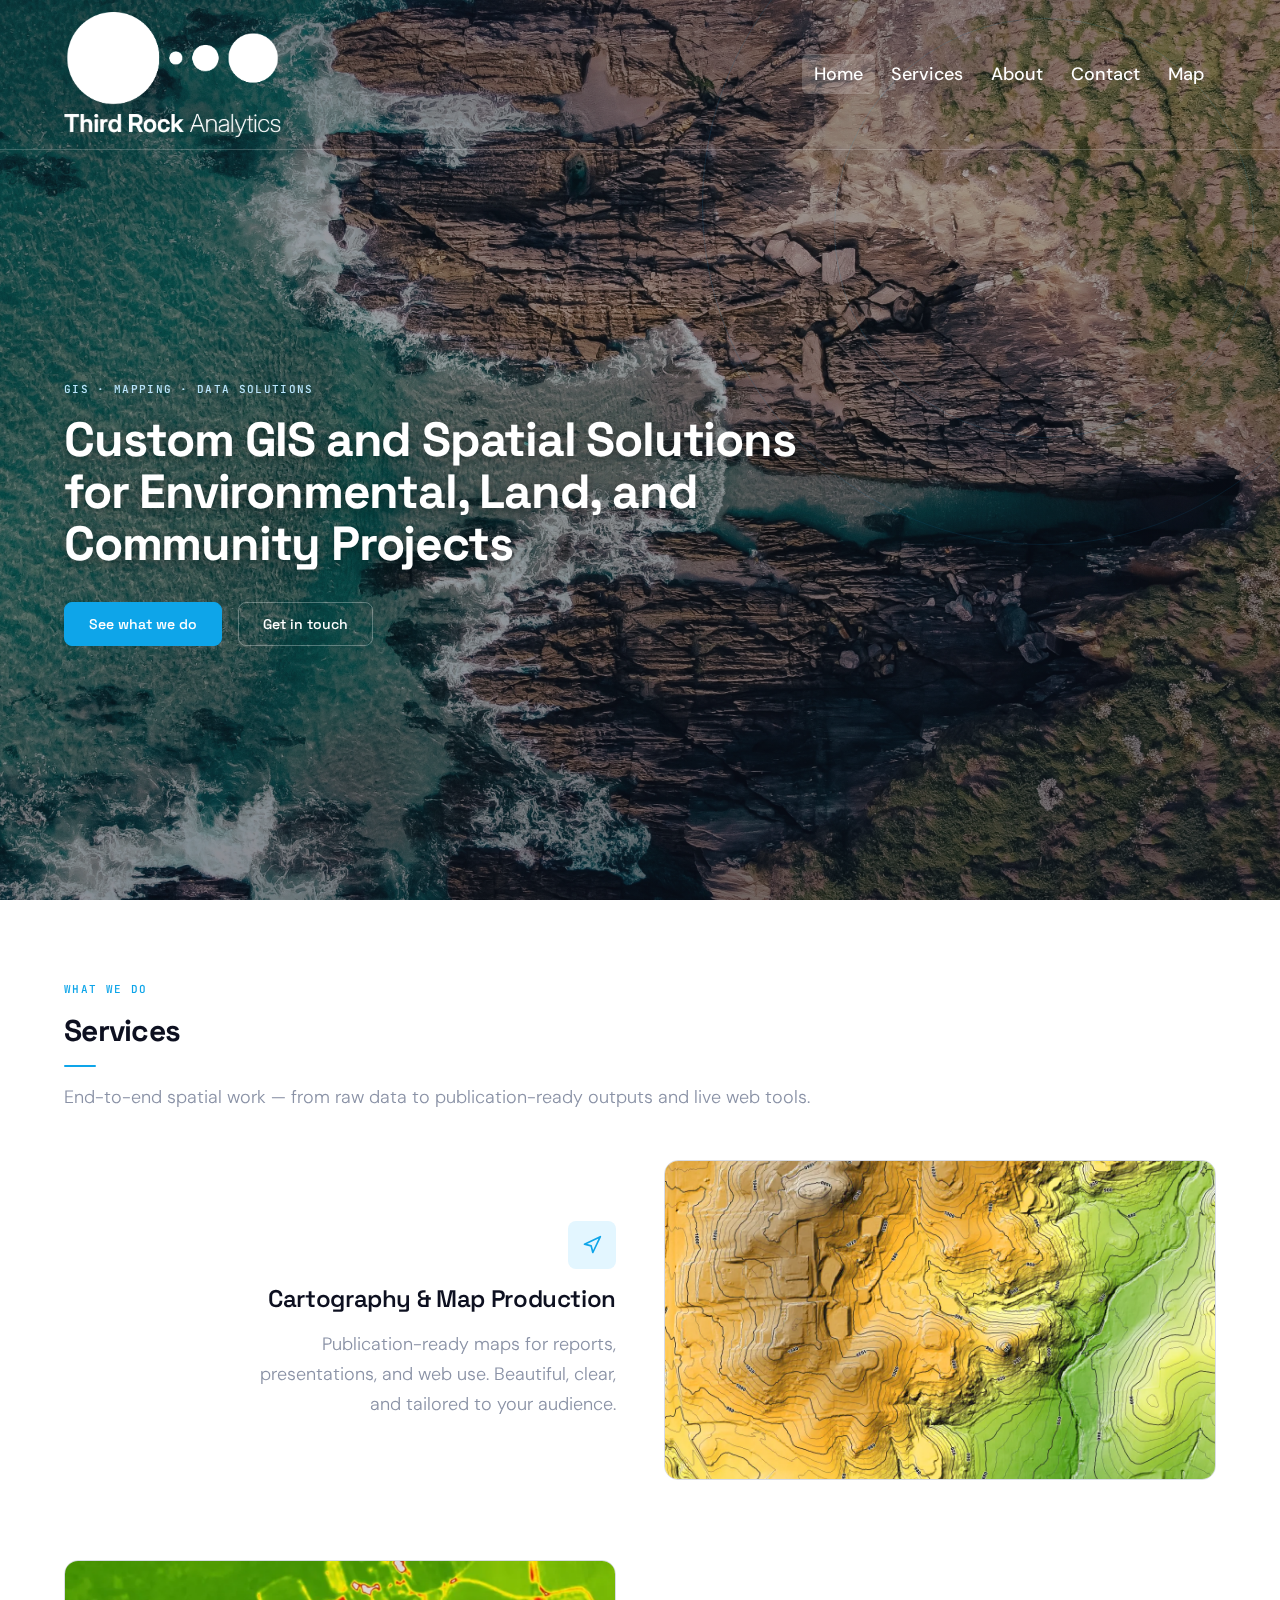
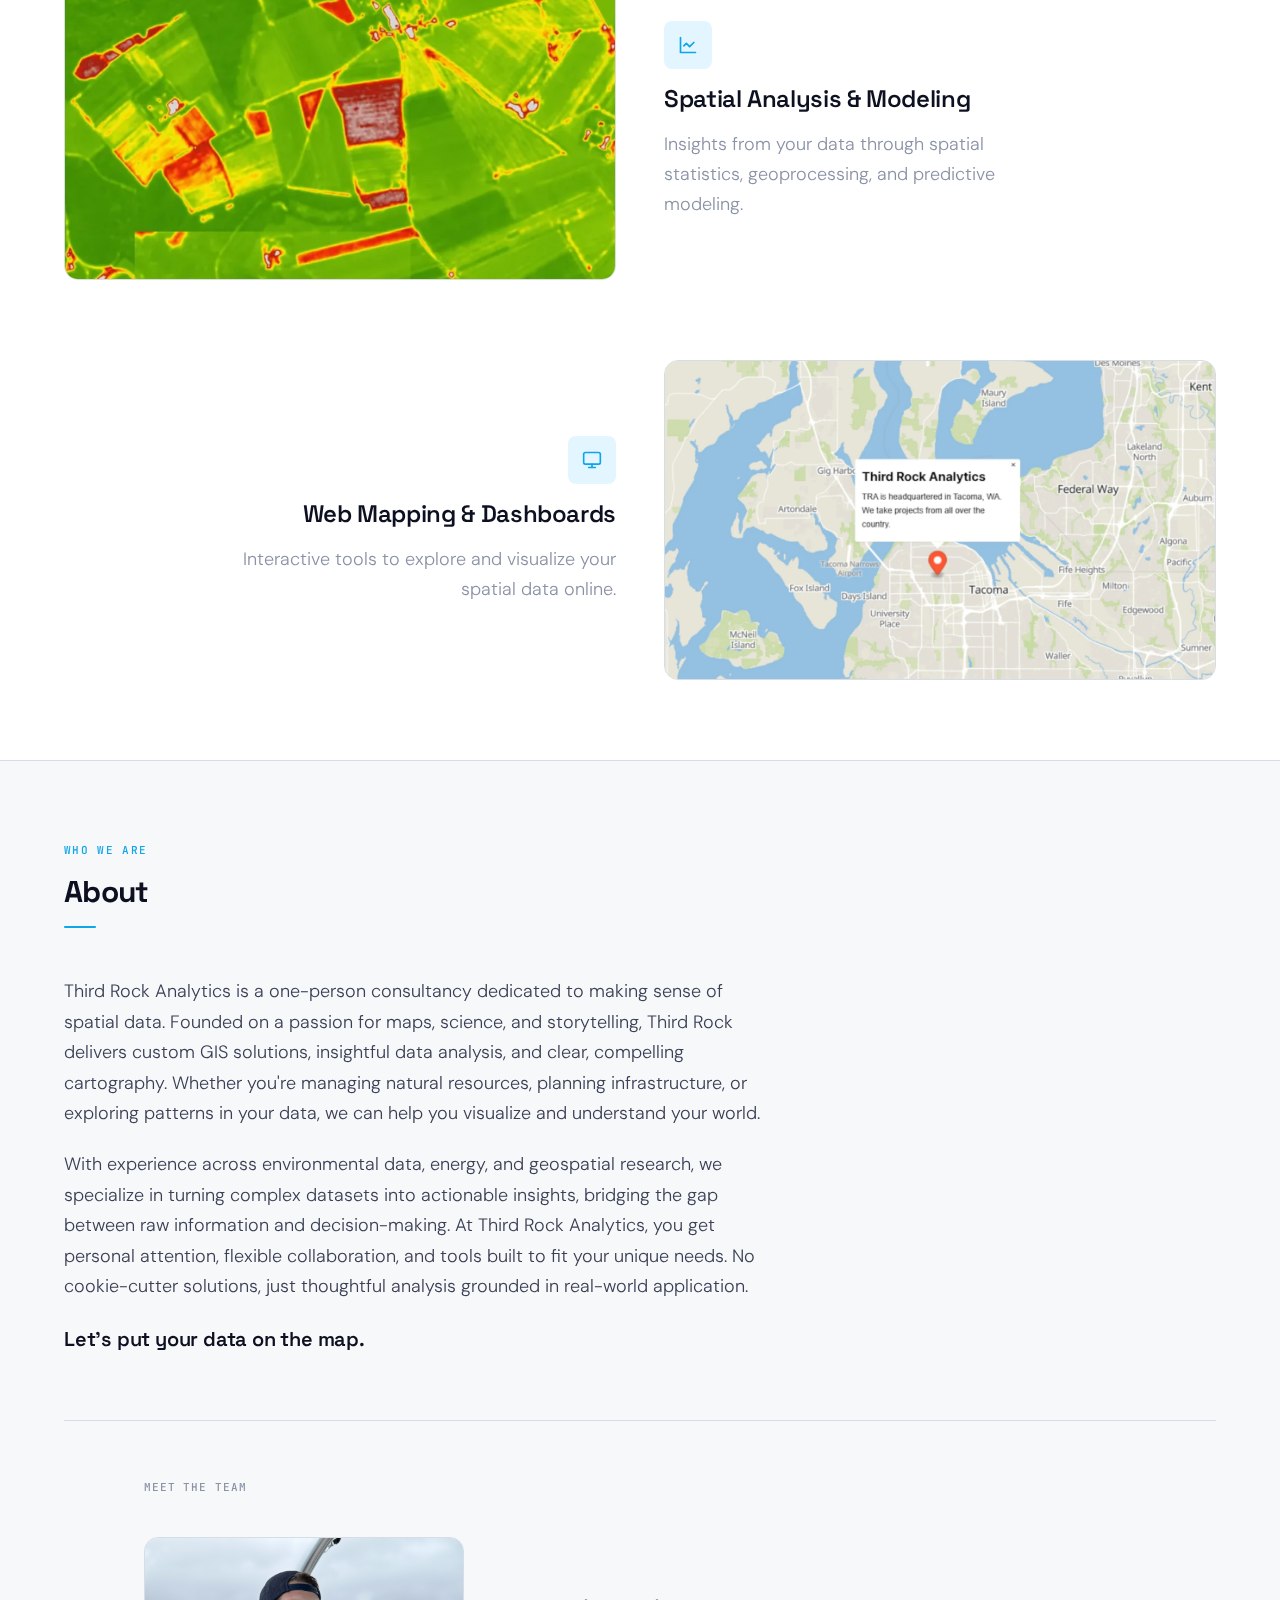
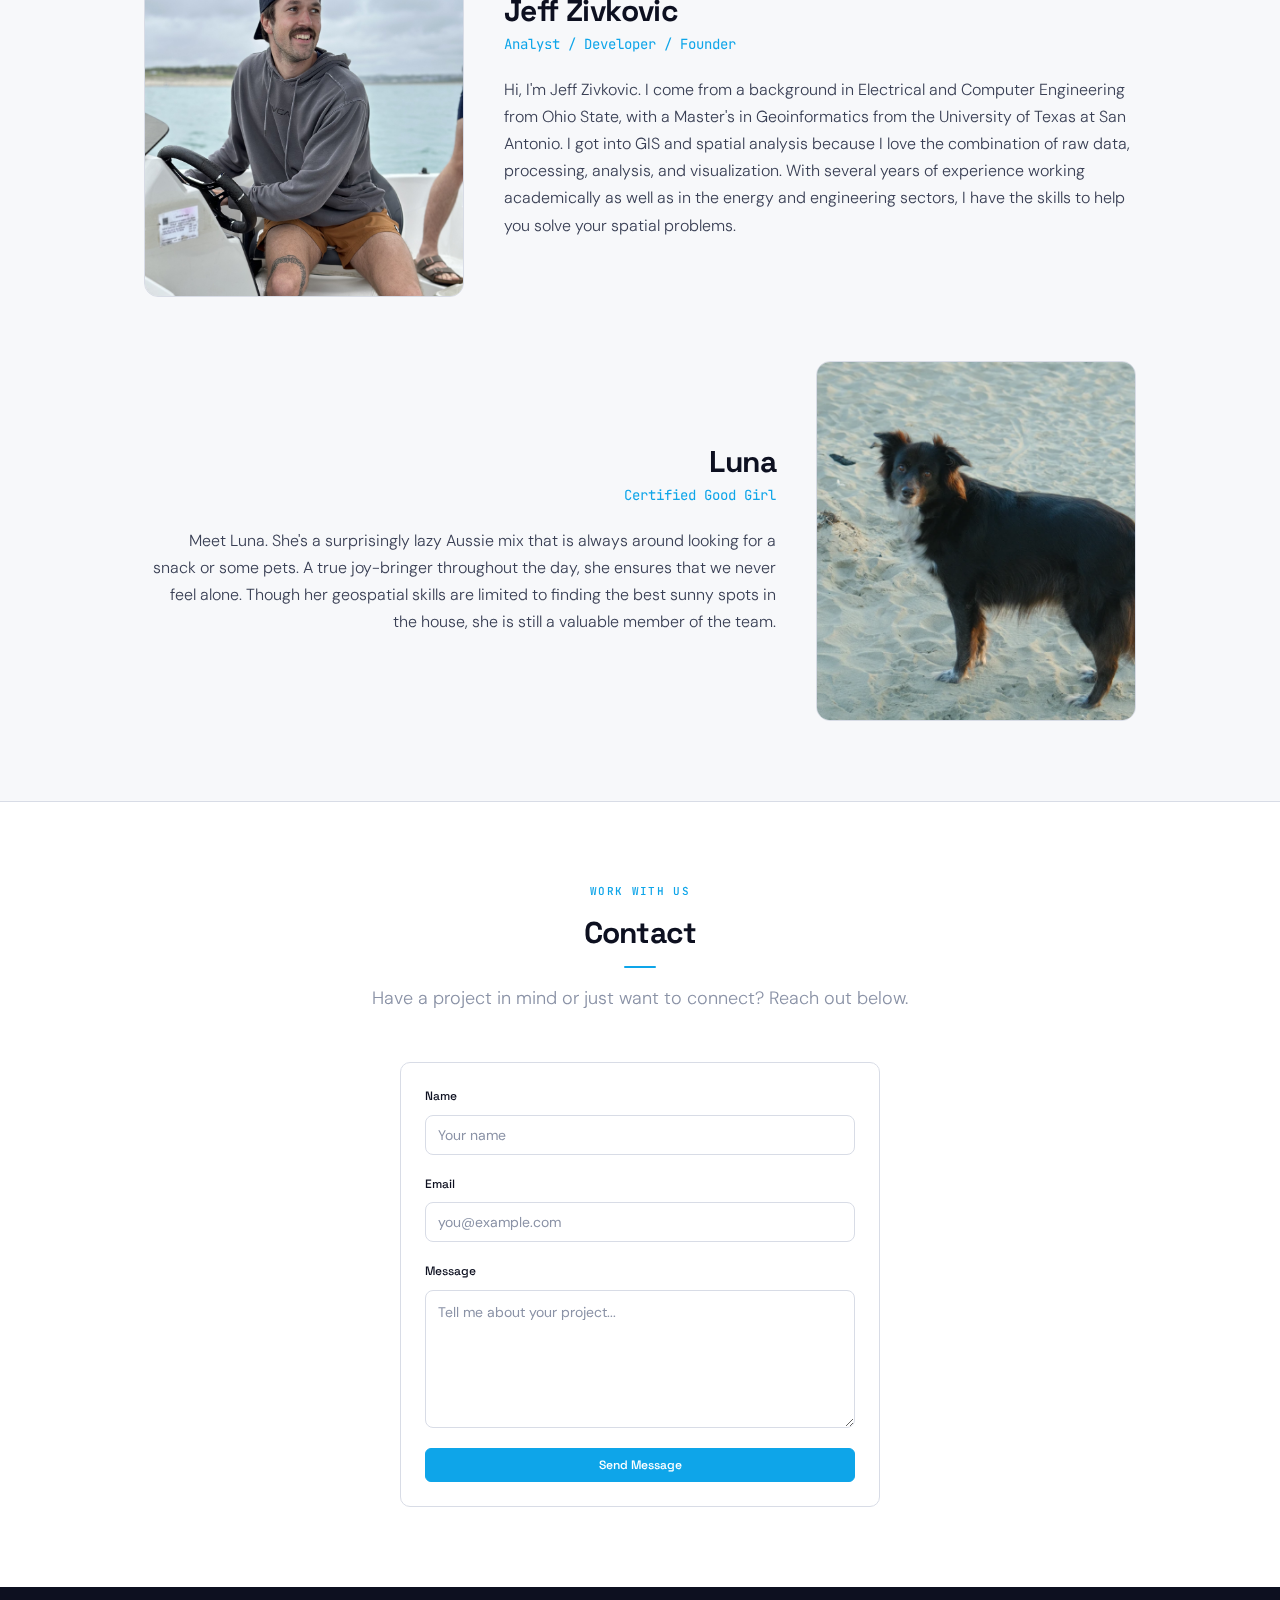
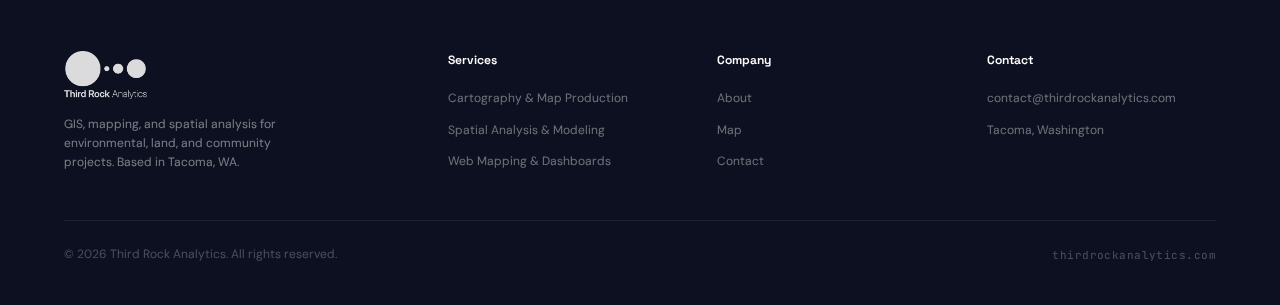
<file: index.html>
<!doctype html>
<html lang="en">
  <head>
    <meta charset="UTF-8" />
    <meta name="viewport" content="width=device-width, initial-scale=1.0" />

    <title>Third Rock Analytics</title>

    <!-- SEO Meta Tags -->
    <meta
      name="description"
      content="Third Rock Analytics offers expert GIS development, spatial analysis, and cartographic solutions for environmental and land-focused projects."
    />
    <meta name="author" content="Jeff Zivkovic" />
    <meta
      name="keywords"
      content="GIS, mapping, spatial data, web mapping, cartography, geospatial, environmental data, geoinformatics, Third Rock Analytics, GIS consulting, Tacoma, Washington"
    />

    <!-- Open Graph -->
    <meta property="og:title"       content="Third Rock Analytics - GIS, Mapping & Data Solutions" />
    <meta property="og:description" content="Custom GIS and mapping services to help you visualize and understand your data." />
    <meta property="og:image"       content="https://thirdrockanalytics.com/media/Color%20Logo_Text_No%20BG.png" />
    <meta property="og:url"         content="https://thirdrockanalytics.com/" />
    <meta property="og:type"        content="website" />

    <!-- Twitter Card -->
    <meta name="twitter:card"        content="summary_large_image" />
    <meta name="twitter:title"       content="Third Rock Analytics - GIS, Mapping & Data Solutions" />
    <meta name="twitter:description" content="Custom GIS and mapping services to help you visualize and understand your data." />
    <meta name="twitter:image"       content="https://thirdrockanalytics.com/media/Color%20Logo_Text_White%20BG.png" />

    <!-- Favicon -->
    <link rel="icon" type="image/x-icon" href="/media/Favicon.png" />

    <!-- Google Fonts — brand typefaces -->
    <link rel="preconnect" href="https://fonts.googleapis.com" />
    <link rel="preconnect" href="https://fonts.gstatic.com" crossorigin />
    <link
      href="https://fonts.googleapis.com/css2?family=DM+Sans:ital,opsz,wght@0,9..40,300;0,9..40,400;0,9..40,500;1,9..40,400&family=Space+Grotesk:wght@400;500;600;700&family=JetBrains+Mono:wght@400;500&display=swap"
      rel="stylesheet"
    />

    <!-- Brand base styles, then page-specific overrides -->
    <link rel="stylesheet" href="/css/third-rock.css" />
    <link rel="stylesheet" href="/css/index2.css" />
    <link rel="stylesheet" href="/css/dots.css" />
  </head>

  <body>

    <!-- ── HEADER ─────────────────────────────────────────────────────── -->
    <header class="site-header" id="header">
      <div class="container">
        <div class="site-header__inner">

          <a href="#home" class="nav-logo" aria-label="Third Rock Analytics home">
            <img
              class="nav-logo-img"
              src="/media/Color Logo_Text_No BG.png"
              alt="Third Rock Analytics"
            />
          </a>

          <nav role="navigation" aria-label="Main navigation">
            <ul class="nav-links">
              <li><a href="#home"     class="nav-link active">Home</a></li>
              <li><a href="#services" class="nav-link">Services</a></li>
              <li><a href="#about"    class="nav-link">About</a></li>
              <li><a href="#contact"  class="nav-link">Contact</a></li>
              <li><a href="/map.html" class="nav-link">Map</a></li>
            </ul>
          </nav>

        </div>
      </div>
    </header>


    <!-- ── HERO ──────────────────────────────────────────────────────── -->
    <section class="page-hero" id="home" role="banner">
      <div class="page-hero__overlay" aria-hidden="true"></div>
      <div class="container page-hero__content">
        <p class="eyebrow page-hero__eyebrow">GIS · Mapping · Data Solutions</p>
        <h1 class="page-hero__title">
          Custom GIS and Spatial Solutions for Environmental, Land, and
          Community Projects
        </h1>
        <div class="page-hero__actions">
          <a href="#services" class="btn btn-primary btn-lg">See what we do</a>
          <a href="#contact"  class="btn btn-ghost-white btn-lg">Get in touch</a>
        </div>
      </div>
    </section>


    <!-- ── MAIN CONTENT ───────────────────────────────────────────────── -->
    <main id="main-content">

      <!-- Services ─────────────────────────────────────────────────── -->
      <section class="section" id="services">
        <div class="container">

          <div class="section-header">
            <p class="eyebrow">What we do</p>
            <h2 class="section-title">Services</h2>
            <div class="section-rule"></div>
            <p class="section-desc">
              End-to-end spatial work — from raw data to publication-ready
              outputs and live web tools.
            </p>
          </div>

          <div class="services-list">

            <article class="service-row">
              <div class="service-row__content reverse">
                <div class="icon-chip" aria-hidden="true">
                  <svg viewBox="0 0 24 24" fill="none" stroke="currentColor" stroke-width="2"
                       stroke-linecap="round" stroke-linejoin="round">
                    <polygon points="3 11 22 2 13 21 11 13 3 11"/>
                  </svg>
                </div>
                <h3 class="service-row__title">Cartography &amp; Map Production</h3>
                <p class="service-row__desc align-right">
                  Publication-ready maps for reports, presentations, and web use.
                  Beautiful, clear, and tailored to your audience.
                </p>
              </div>
              <div class="service-row__media">
                <img
                  src="./media/elevation.webp"
                  alt="Elevation map with contour lines and hillshade."
                  loading="lazy"
                />
              </div>
            </article>

            <article class="service-row service-row--reverse">
              <div class="service-row__content">
                <div class="icon-chip" aria-hidden="true">
                  <svg viewBox="0 0 24 24" fill="none" stroke="currentColor" stroke-width="2"
                       stroke-linecap="round" stroke-linejoin="round">
                    <path d="M3 3v18h18"/><path d="m19 9-5 5-4-4-3 3"/>
                  </svg>
                </div>
                <h3 class="service-row__title">Spatial Analysis &amp; Modeling</h3>
                <p class="service-row__desc">
                  Insights from your data through spatial statistics,
                  geoprocessing, and predictive modeling.
                </p>
              </div>
              <div class="service-row__media">
                <img
                  src="./media/ndvi.webp"
                  alt="Raster imagery showing NDVI values."
                  loading="lazy"
                />
              </div>
            </article>

            <article class="service-row">
              <div class="service-row__content reverse">
                <div class="icon-chip" aria-hidden="true">
                  <svg viewBox="0 0 24 24" fill="none" stroke="currentColor" stroke-width="2"
                       stroke-linecap="round" stroke-linejoin="round">
                    <rect x="2" y="3" width="20" height="14" rx="2"/>
                    <path d="M8 21h8M12 17v4"/>
                  </svg>
                </div>
                <h3 class="service-row__title">Web Mapping &amp; Dashboards</h3>
                <p class="service-row__desc align-right">
                  Interactive tools to explore and visualize your spatial data
                  online.
                </p>
              </div>
              <div class="service-row__media">
                <img
                  src="./media/webmap.webp"
                  alt="Example web map with popup."
                  loading="lazy"
                />
              </div>
            </article>

          </div>
        </div>
      </section>


      <!-- About ────────────────────────────────────────────────────── -->
      <section class="section bg-surface" id="about">
        <div class="container">

          <div class="section-header">
            <p class="eyebrow">Who we are</p>
            <h2 class="section-title">About</h2>
            <div class="section-rule"></div>
          </div>

          <div class="about-body">
            <p>
              Third Rock Analytics is a one-person consultancy dedicated to making
              sense of spatial data. Founded on a passion for maps, science, and
              storytelling, Third Rock delivers custom GIS solutions, insightful
              data analysis, and clear, compelling cartography. Whether you're
              managing natural resources, planning infrastructure, or exploring
              patterns in your data, we can help you visualize and understand your world.
            </p>
            <p>
              With experience across environmental data, energy, and geospatial
              research, we specialize in turning complex datasets into actionable
              insights, bridging the gap between raw information and
              decision-making. At Third Rock Analytics, you get personal
              attention, flexible collaboration, and tools built to fit your
              unique needs. No cookie-cutter solutions, just thoughtful analysis
              grounded in real-world application.
            </p>
            <p class="about-body__tagline">Let's put your data on the map.</p>
          </div>

          <!-- Team -->
          <div class="team-section">
            <h3 class="team-section__title">
              <span class="label">Meet the team</span>
            </h3>

            <div class="team-list">

              <article class="team-card">
                <div class="team-card__media">
                  <img
                    src="./media/Jeff.jpg"
                    alt="Jeff Zivkovic, Analyst/Developer/Founder"
                    loading="lazy"
                  />
                </div>
                <div class="team-card__content">
                  <h4 class="team-card__name">Jeff Zivkovic</h4>
                  <p class="team-card__role mono">Analyst / Developer / Founder</p>
                  <p class="team-card__bio">
                    Hi, I'm Jeff Zivkovic. I come from a background in Electrical
                    and Computer Engineering from Ohio State, with a Master's in
                    Geoinformatics from the University of Texas at San Antonio. I
                    got into GIS and spatial analysis because I love the
                    combination of raw data, processing, analysis, and
                    visualization. With several years of experience working
                    academically as well as in the energy and engineering sectors,
                    I have the skills to help you solve your spatial problems.
                  </p>
                </div>
              </article>

              <article class="team-card team-card--reverse">
                <div class="team-card__media">
                  <img
                    src="./media/luna.webp"
                    alt="Luna, Certified Good Girl"
                    loading="lazy"
                  />
                </div>
                <div class="team-card__content">
                  <h4 class="team-card__name align-right">Luna</h4>
                  <p class="team-card__role mono align-right">Certified Good Girl</p>
                  <p class="team-card__bio align-right">
                    Meet Luna. She's a surprisingly lazy Aussie mix that is always
                    around looking for a snack or some pets. A true joy-bringer
                    throughout the day, she ensures that we never feel alone.
                    Though her geospatial skills are limited to finding the best
                    sunny spots in the house, she is still a valuable member of
                    the team.
                  </p>
                </div>
              </article>

            </div>
          </div>

        </div>
      </section>


      <!-- Contact ──────────────────────────────────────────────────── -->
      <section class="section" id="contact">
        <div class="container">

          <div class="section-header section-header-centered">
            <p class="eyebrow">Work with us</p>
            <h2 class="section-title">Contact</h2>
            <div class="section-rule" style="margin: var(--space-4) auto;"></div>
            <p class="section-desc">
              Have a project in mind or just want to connect? Reach out below.
            </p>
          </div>

          <div class="contact-wrap">
            <form
              class="contact-form card"
              action="https://formsubmit.co/615cec5bd5c20980e87217904e704bb9"
              method="POST"
              novalidate
            >
              <div class="field">
                <label for="name" class="field-label">Name</label>
                <input
                  type="text"
                  id="name"
                  name="name"
                  class="input"
                  placeholder="Your name"
                  required
                  aria-describedby="name-error"
                />
              </div>

              <div class="field">
                <label for="email" class="field-label">Email</label>
                <input
                  type="email"
                  id="email"
                  name="email"
                  class="input"
                  placeholder="you@example.com"
                  required
                  aria-describedby="email-error"
                />
              </div>

              <div class="field">
                <label for="message" class="field-label">Message</label>
                <textarea
                  id="message"
                  name="message"
                  rows="5"
                  class="textarea"
                  placeholder="Tell me about your project..."
                  required
                  aria-describedby="message-error"
                ></textarea>
              </div>

              <button type="submit" class="btn btn-primary w-full">
                Send Message
              </button>
            </form>
          </div>

        </div>
      </section>

    </main>


    <!-- ── FOOTER ─────────────────────────────────────────────────────── -->
    <footer class="footer">
      <div class="container">
        <div class="footer-inner">

          <div class="footer-brand">
            <a href="#home" class="footer-logo" aria-label="Third Rock Analytics home">
              <img
                class="footer-logo-img"
                src="/media/Color Logo_Text_No BG.png"
                alt="Third Rock Analytics"
              />
            </a>
            <p class="footer-tagline">
              GIS, mapping, and spatial analysis for environmental, land, and
              community projects. Based in Tacoma, WA.
            </p>
          </div>

          <div>
            <p class="footer-col-title">Services</p>
            <ul class="footer-links">
              <li><a href="#services" class="footer-link">Cartography &amp; Map Production</a></li>
              <li><a href="#services" class="footer-link">Spatial Analysis &amp; Modeling</a></li>
              <li><a href="#services" class="footer-link">Web Mapping &amp; Dashboards</a></li>
            </ul>
          </div>

          <div>
            <p class="footer-col-title">Company</p>
            <ul class="footer-links">
              <li><a href="#about"   class="footer-link">About</a></li>
              <li><a href="/map.html" class="footer-link">Map</a></li>
              <li><a href="#contact" class="footer-link">Contact</a></li>
            </ul>
          </div>

          <div>
            <p class="footer-col-title">Contact</p>
            <ul class="footer-links">
              <li>
                <a href="mailto:contact@thirdrockanalytics.com" class="footer-link">
                  contact@thirdrockanalytics.com
                </a>
              </li>
              <li><span class="footer-link">Tacoma, Washington</span></li>
            </ul>
          </div>

        </div>

        <div class="footer-bottom">
          <span>&copy; 2026 Third Rock Analytics. All rights reserved.</span>
          <span class="footer-bottom-right">thirdrockanalytics.com</span>
        </div>
      </div>
    </footer>


    <!-- JavaScript -->
    <!-- <script src="./js/main.js"></script> -->
    <script>
      // ── iOS Safari viewport fix ───────────────────────────────────────
      // window.innerHeight excludes the browser chrome that 100vh includes.
      // Setting --vh100 and --header-height as CSS vars lets the hero and
      // scroll offset always match real rendered dimensions on any device.
      function setViewportVars() {
        document.documentElement.style.setProperty('--vh100', window.innerHeight + 'px');
        const h = document.getElementById('header');
        if (h) document.documentElement.style.setProperty('--header-height', h.offsetHeight + 'px');
      }
      setViewportVars();
      window.addEventListener('resize', setViewportVars, { passive: true });

      // ── Header scroll shrink ──────────────────────────────────────────
      const header = document.getElementById('header');
      window.addEventListener('scroll', () => {
        header.classList.toggle('site-header--scrolled', window.scrollY > 40);
        setViewportVars(); // re-measure after header shrinks/grows
      }, { passive: true });

      // ── Smooth scroll for all anchor links ───────────────────────────
      document.querySelectorAll('a[href^="#"]').forEach(link => {
        link.addEventListener('click', e => {
          const target = document.querySelector(link.getAttribute('href'));
          if (!target) return;
          e.preventDefault();
          target.scrollIntoView({ behavior: 'smooth' });
        });
      });

      // ── Active nav link on scroll ─────────────────────────────────────
      const sections = document.querySelectorAll('section[id]');
      const navLinks = document.querySelectorAll('.nav-link');
      const observer = new IntersectionObserver(entries => {
        entries.forEach(entry => {
          if (entry.isIntersecting) {
            navLinks.forEach(l => l.classList.remove('active'));
            const active = document.querySelector(`.nav-link[href="#${entry.target.id}"]`);
            if (active) active.classList.add('active');
          }
        });
      }, { rootMargin: '-40% 0px -55% 0px' });

      sections.forEach(s => observer.observe(s));
    </script>

  </body>
</html>
</file>
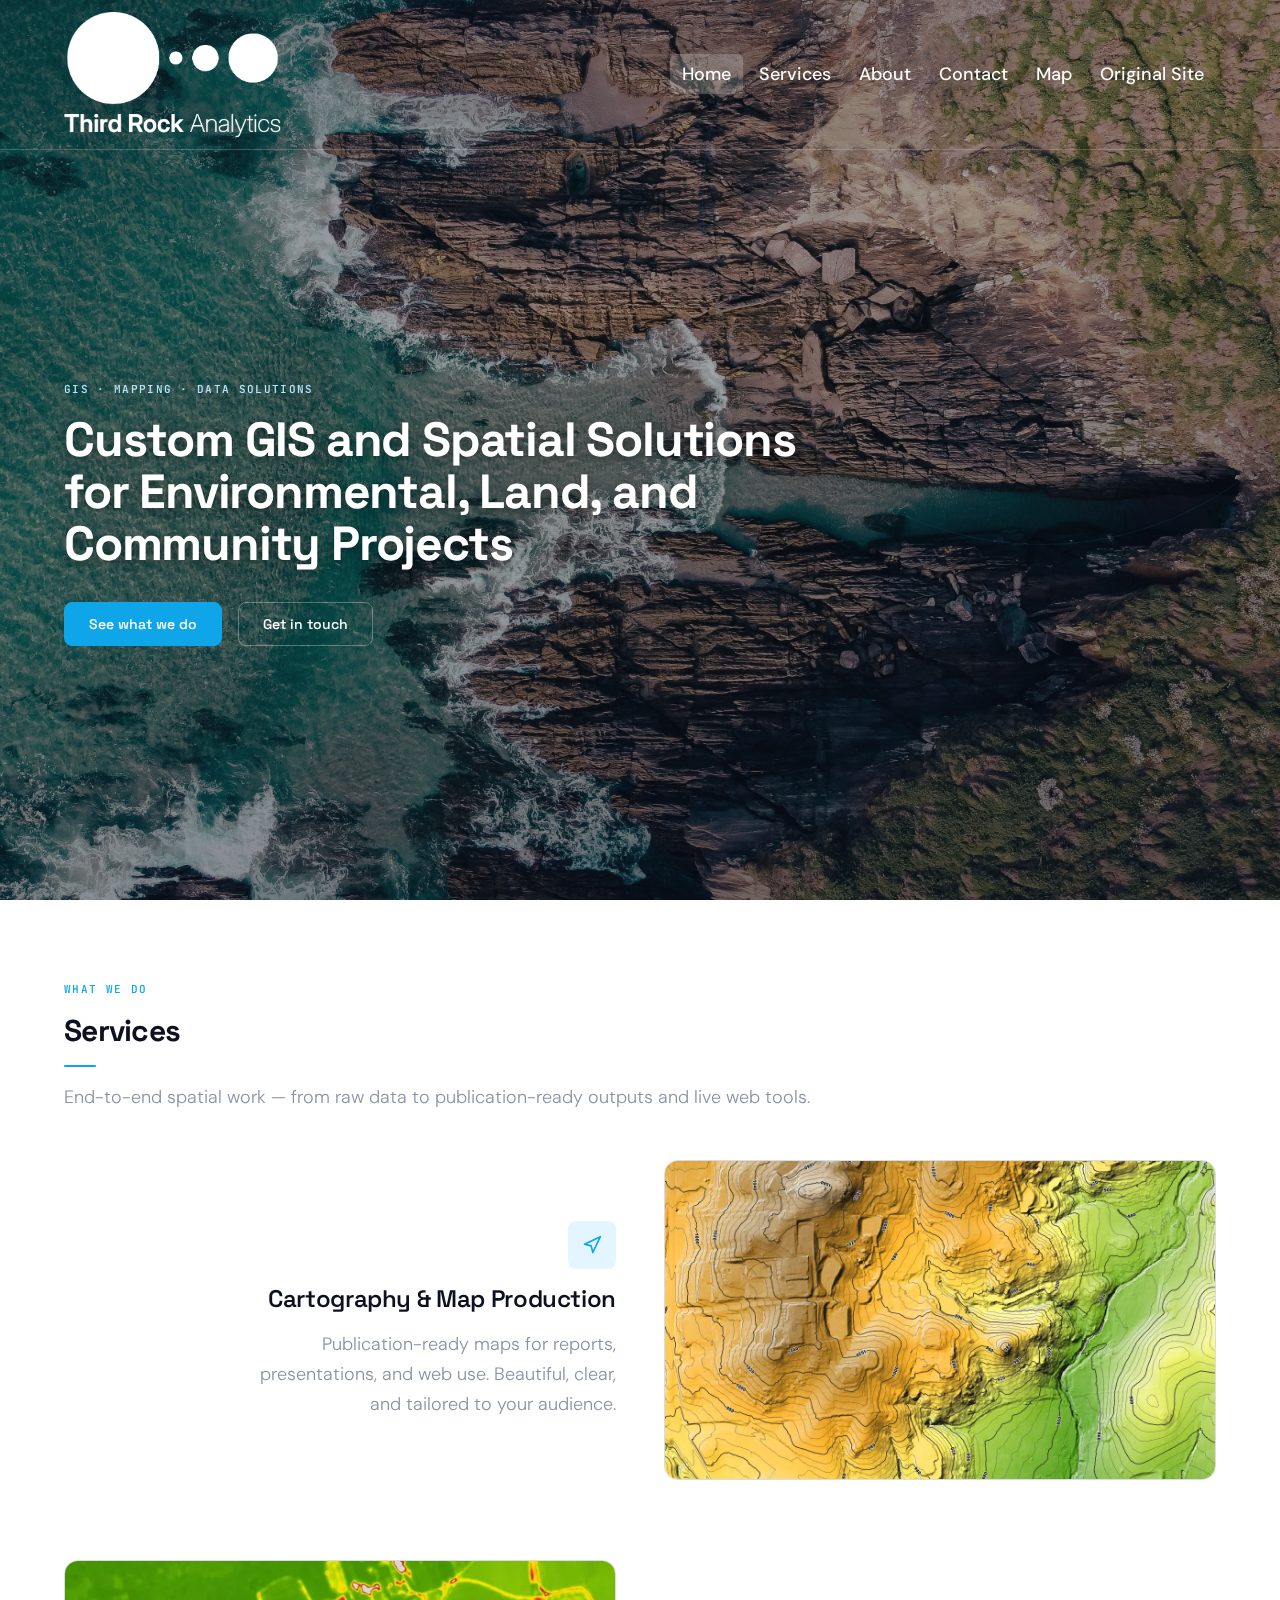
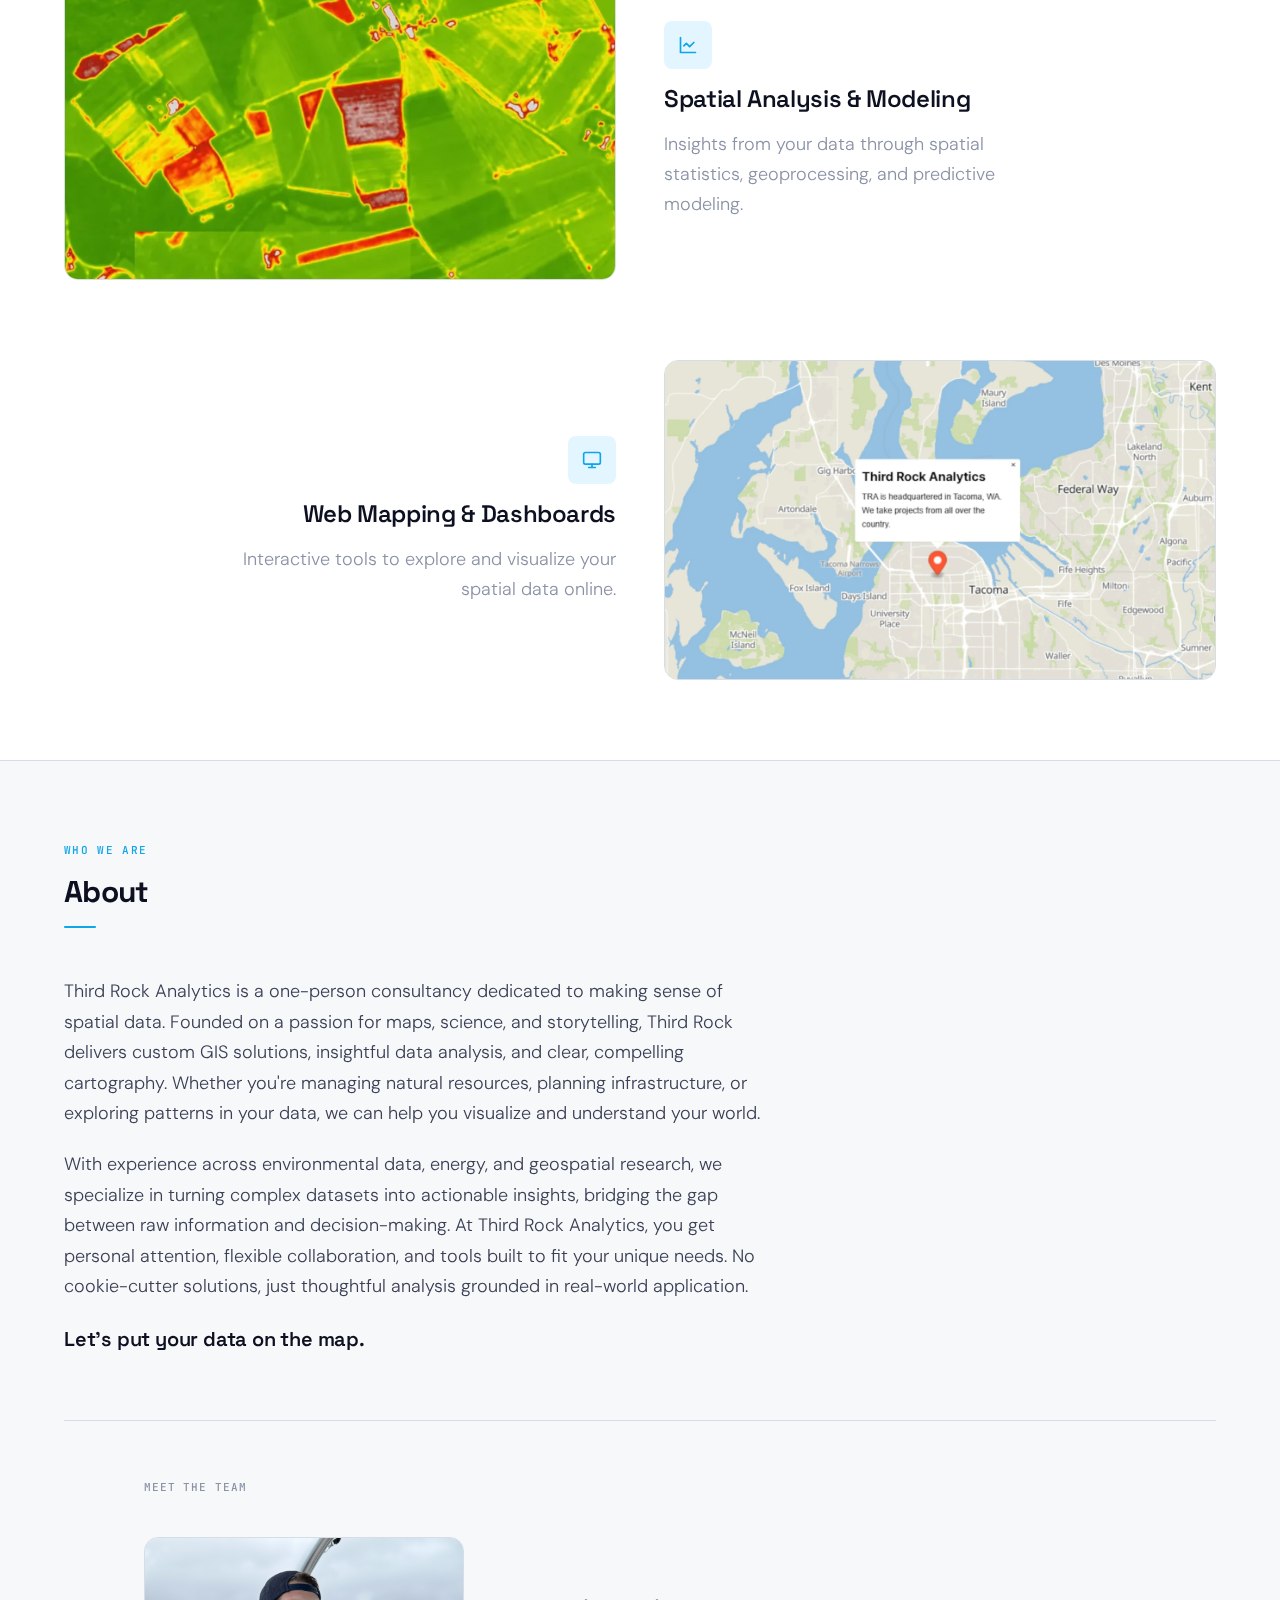
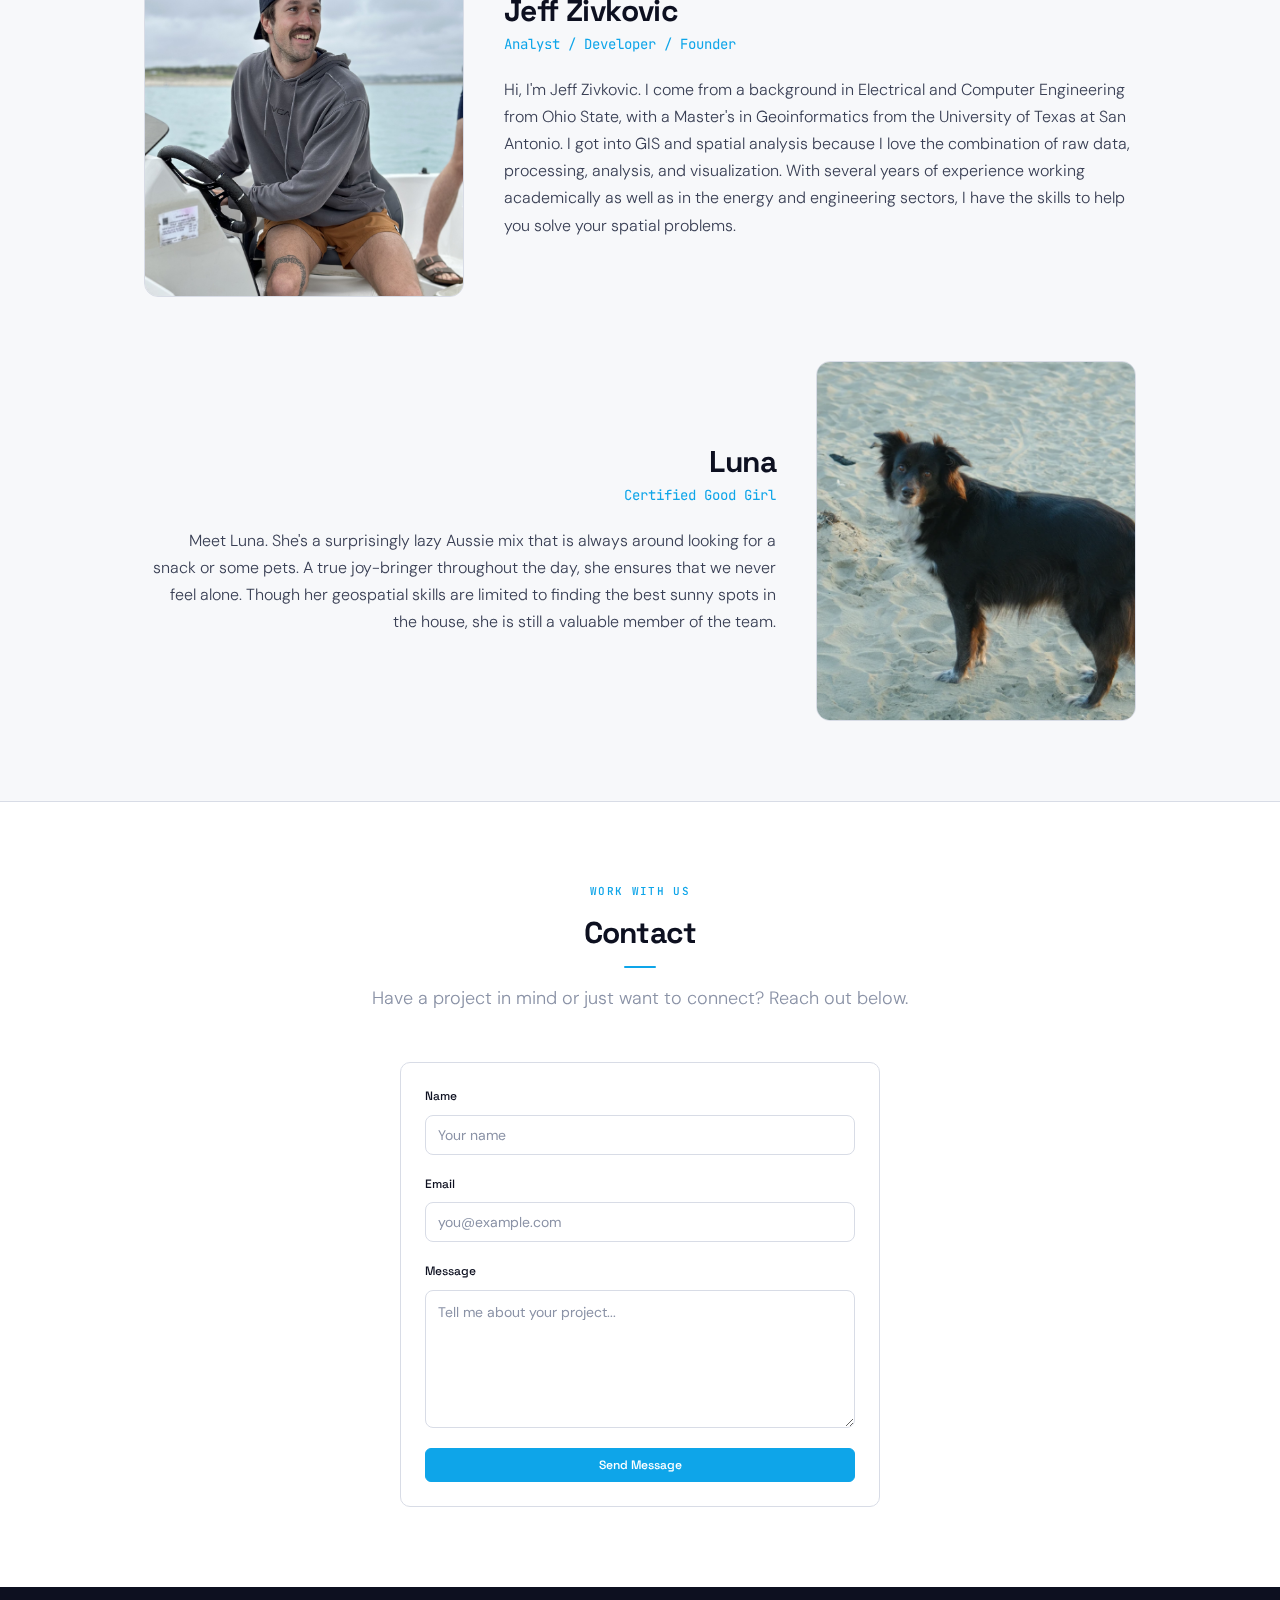
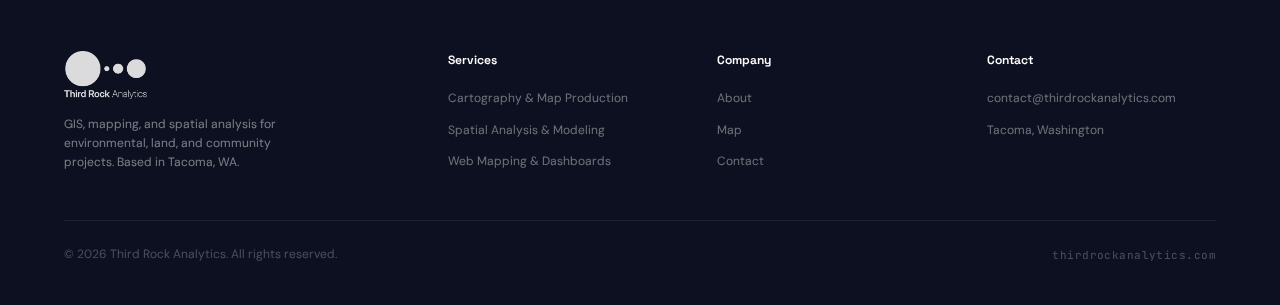
<file: index2.html>
<!doctype html>
<html lang="en">
  <head>
    <meta charset="UTF-8" />
    <meta name="viewport" content="width=device-width, initial-scale=1.0" />

    <title>Third Rock Analytics</title>

    <!-- SEO Meta Tags -->
    <meta
      name="description"
      content="Third Rock Analytics offers expert GIS development, spatial analysis, and cartographic solutions for environmental and land-focused projects."
    />
    <meta name="author" content="Jeff Zivkovic" />
    <meta
      name="keywords"
      content="GIS, mapping, spatial data, web mapping, cartography, geospatial, environmental data, geoinformatics, Third Rock Analytics, GIS consulting, Tacoma, Washington"
    />

    <!-- Open Graph -->
    <meta property="og:title"       content="Third Rock Analytics - GIS, Mapping & Data Solutions" />
    <meta property="og:description" content="Custom GIS and mapping services to help you visualize and understand your data." />
    <meta property="og:image"       content="https://thirdrockanalytics.com/media/Color%20Logo_Text_No%20BG.png" />
    <meta property="og:url"         content="https://thirdrockanalytics.com/" />
    <meta property="og:type"        content="website" />

    <!-- Twitter Card -->
    <meta name="twitter:card"        content="summary_large_image" />
    <meta name="twitter:title"       content="Third Rock Analytics - GIS, Mapping & Data Solutions" />
    <meta name="twitter:description" content="Custom GIS and mapping services to help you visualize and understand your data." />
    <meta name="twitter:image"       content="https://thirdrockanalytics.com/media/Color%20Logo_Text_White%20BG.png" />

    <!-- Favicon -->
    <link rel="icon" type="image/x-icon" href="/media/Favicon.png" />

    <!-- Google Fonts — brand typefaces -->
    <link rel="preconnect" href="https://fonts.googleapis.com" />
    <link rel="preconnect" href="https://fonts.gstatic.com" crossorigin />
    <link
      href="https://fonts.googleapis.com/css2?family=DM+Sans:ital,opsz,wght@0,9..40,300;0,9..40,400;0,9..40,500;1,9..40,400&family=Space+Grotesk:wght@400;500;600;700&family=JetBrains+Mono:wght@400;500&display=swap"
      rel="stylesheet"
    />

    <!-- Brand base styles, then page-specific overrides -->
    <link rel="stylesheet" href="/css/third-rock.css" />
    <link rel="stylesheet" href="/css/index2.css" />
    <link rel="stylesheet" href="/css/dots.css" />
  </head>

  <body>

    <!-- ── HEADER ─────────────────────────────────────────────────────── -->
    <header class="site-header" id="header">
      <div class="container">
        <div class="site-header__inner">

          <a href="#home" class="nav-logo" aria-label="Third Rock Analytics home">
            <img
              class="nav-logo-img"
              src="/media/Color Logo_Text_No BG.png"
              alt="Third Rock Analytics"
            />
          </a>

          <nav role="navigation" aria-label="Main navigation">
            <ul class="nav-links">
              <li><a href="#home"     class="nav-link active">Home</a></li>
              <li><a href="#services" class="nav-link">Services</a></li>
              <li><a href="#about"    class="nav-link">About</a></li>
              <li><a href="#contact"  class="nav-link">Contact</a></li>
              <li><a href="/map.html" class="nav-link">Map</a></li>
              <li><a href="/index.html" class="nav-link">Original Site</a></li>
            </ul>
          </nav>

        </div>
      </div>
    </header>


    <!-- ── HERO ──────────────────────────────────────────────────────── -->
    <section class="page-hero" id="home" role="banner">
      <div class="page-hero__overlay" aria-hidden="true"></div>
      <div class="container page-hero__content">
        <p class="eyebrow page-hero__eyebrow">GIS · Mapping · Data Solutions</p>
        <h1 class="page-hero__title">
          Custom GIS and Spatial Solutions for Environmental, Land, and
          Community Projects
        </h1>
        <div class="page-hero__actions">
          <a href="#services" class="btn btn-primary btn-lg">See what we do</a>
          <a href="#contact"  class="btn btn-ghost-white btn-lg">Get in touch</a>
        </div>
      </div>
    </section>


    <!-- ── MAIN CONTENT ───────────────────────────────────────────────── -->
    <main id="main-content">

      <!-- Services ─────────────────────────────────────────────────── -->
      <section class="section" id="services">
        <div class="container">

          <div class="section-header">
            <p class="eyebrow">What we do</p>
            <h2 class="section-title">Services</h2>
            <div class="section-rule"></div>
            <p class="section-desc">
              End-to-end spatial work — from raw data to publication-ready
              outputs and live web tools.
            </p>
          </div>

          <div class="services-list">

            <article class="service-row">
              <div class="service-row__content reverse">
                <div class="icon-chip" aria-hidden="true">
                  <svg viewBox="0 0 24 24" fill="none" stroke="currentColor" stroke-width="2"
                       stroke-linecap="round" stroke-linejoin="round">
                    <polygon points="3 11 22 2 13 21 11 13 3 11"/>
                  </svg>
                </div>
                <h3 class="service-row__title">Cartography &amp; Map Production</h3>
                <p class="service-row__desc align-right">
                  Publication-ready maps for reports, presentations, and web use.
                  Beautiful, clear, and tailored to your audience.
                </p>
              </div>
              <div class="service-row__media">
                <img
                  src="./media/elevation.webp"
                  alt="Elevation map with contour lines and hillshade."
                  loading="lazy"
                />
              </div>
            </article>

            <article class="service-row service-row--reverse">
              <div class="service-row__content">
                <div class="icon-chip" aria-hidden="true">
                  <svg viewBox="0 0 24 24" fill="none" stroke="currentColor" stroke-width="2"
                       stroke-linecap="round" stroke-linejoin="round">
                    <path d="M3 3v18h18"/><path d="m19 9-5 5-4-4-3 3"/>
                  </svg>
                </div>
                <h3 class="service-row__title">Spatial Analysis &amp; Modeling</h3>
                <p class="service-row__desc">
                  Insights from your data through spatial statistics,
                  geoprocessing, and predictive modeling.
                </p>
              </div>
              <div class="service-row__media">
                <img
                  src="./media/ndvi.webp"
                  alt="Raster imagery showing NDVI values."
                  loading="lazy"
                />
              </div>
            </article>

            <article class="service-row">
              <div class="service-row__content reverse">
                <div class="icon-chip" aria-hidden="true">
                  <svg viewBox="0 0 24 24" fill="none" stroke="currentColor" stroke-width="2"
                       stroke-linecap="round" stroke-linejoin="round">
                    <rect x="2" y="3" width="20" height="14" rx="2"/>
                    <path d="M8 21h8M12 17v4"/>
                  </svg>
                </div>
                <h3 class="service-row__title">Web Mapping &amp; Dashboards</h3>
                <p class="service-row__desc align-right">
                  Interactive tools to explore and visualize your spatial data
                  online.
                </p>
              </div>
              <div class="service-row__media">
                <img
                  src="./media/webmap.webp"
                  alt="Example web map with popup."
                  loading="lazy"
                />
              </div>
            </article>

          </div>
        </div>
      </section>


      <!-- About ────────────────────────────────────────────────────── -->
      <section class="section bg-surface" id="about">
        <div class="container">

          <div class="section-header">
            <p class="eyebrow">Who we are</p>
            <h2 class="section-title">About</h2>
            <div class="section-rule"></div>
          </div>

          <div class="about-body">
            <p>
              Third Rock Analytics is a one-person consultancy dedicated to making
              sense of spatial data. Founded on a passion for maps, science, and
              storytelling, Third Rock delivers custom GIS solutions, insightful
              data analysis, and clear, compelling cartography. Whether you're
              managing natural resources, planning infrastructure, or exploring
              patterns in your data, we can help you visualize and understand your world.
            </p>
            <p>
              With experience across environmental data, energy, and geospatial
              research, we specialize in turning complex datasets into actionable
              insights, bridging the gap between raw information and
              decision-making. At Third Rock Analytics, you get personal
              attention, flexible collaboration, and tools built to fit your
              unique needs. No cookie-cutter solutions, just thoughtful analysis
              grounded in real-world application.
            </p>
            <p class="about-body__tagline">Let's put your data on the map.</p>
          </div>

          <!-- Team -->
          <div class="team-section">
            <h3 class="team-section__title">
              <span class="label">Meet the team</span>
            </h3>

            <div class="team-list">

              <article class="team-card">
                <div class="team-card__media">
                  <img
                    src="./media/Jeff.jpg"
                    alt="Jeff Zivkovic, Analyst/Developer/Founder"
                    loading="lazy"
                  />
                </div>
                <div class="team-card__content">
                  <h4 class="team-card__name">Jeff Zivkovic</h4>
                  <p class="team-card__role mono">Analyst / Developer / Founder</p>
                  <p class="team-card__bio">
                    Hi, I'm Jeff Zivkovic. I come from a background in Electrical
                    and Computer Engineering from Ohio State, with a Master's in
                    Geoinformatics from the University of Texas at San Antonio. I
                    got into GIS and spatial analysis because I love the
                    combination of raw data, processing, analysis, and
                    visualization. With several years of experience working
                    academically as well as in the energy and engineering sectors,
                    I have the skills to help you solve your spatial problems.
                  </p>
                </div>
              </article>

              <article class="team-card team-card--reverse">
                <div class="team-card__media">
                  <img
                    src="./media/luna.webp"
                    alt="Luna, Certified Good Girl"
                    loading="lazy"
                  />
                </div>
                <div class="team-card__content">
                  <h4 class="team-card__name align-right">Luna</h4>
                  <p class="team-card__role mono align-right">Certified Good Girl</p>
                  <p class="team-card__bio align-right">
                    Meet Luna. She's a surprisingly lazy Aussie mix that is always
                    around looking for a snack or some pets. A true joy-bringer
                    throughout the day, she ensures that we never feel alone.
                    Though her geospatial skills are limited to finding the best
                    sunny spots in the house, she is still a valuable member of
                    the team.
                  </p>
                </div>
              </article>

            </div>
          </div>

        </div>
      </section>


      <!-- Contact ──────────────────────────────────────────────────── -->
      <section class="section" id="contact">
        <div class="container">

          <div class="section-header section-header-centered">
            <p class="eyebrow">Work with us</p>
            <h2 class="section-title">Contact</h2>
            <div class="section-rule" style="margin: var(--space-4) auto;"></div>
            <p class="section-desc">
              Have a project in mind or just want to connect? Reach out below.
            </p>
          </div>

          <div class="contact-wrap">
            <form
              class="contact-form card"
              action="https://formsubmit.co/615cec5bd5c20980e87217904e704bb9"
              method="POST"
              novalidate
            >
              <div class="field">
                <label for="name" class="field-label">Name</label>
                <input
                  type="text"
                  id="name"
                  name="name"
                  class="input"
                  placeholder="Your name"
                  required
                  aria-describedby="name-error"
                />
              </div>

              <div class="field">
                <label for="email" class="field-label">Email</label>
                <input
                  type="email"
                  id="email"
                  name="email"
                  class="input"
                  placeholder="you@example.com"
                  required
                  aria-describedby="email-error"
                />
              </div>

              <div class="field">
                <label for="message" class="field-label">Message</label>
                <textarea
                  id="message"
                  name="message"
                  rows="5"
                  class="textarea"
                  placeholder="Tell me about your project..."
                  required
                  aria-describedby="message-error"
                ></textarea>
              </div>

              <button type="submit" class="btn btn-primary w-full">
                Send Message
              </button>
            </form>
          </div>

        </div>
      </section>

    </main>


    <!-- ── FOOTER ─────────────────────────────────────────────────────── -->
    <footer class="footer">
      <div class="container">
        <div class="footer-inner">

          <div class="footer-brand">
            <a href="#home" class="footer-logo" aria-label="Third Rock Analytics home">
              <img
                class="footer-logo-img"
                src="/media/Color Logo_Text_No BG.png"
                alt="Third Rock Analytics"
              />
            </a>
            <p class="footer-tagline">
              GIS, mapping, and spatial analysis for environmental, land, and
              community projects. Based in Tacoma, WA.
            </p>
          </div>

          <div>
            <p class="footer-col-title">Services</p>
            <ul class="footer-links">
              <li><a href="#services" class="footer-link">Cartography &amp; Map Production</a></li>
              <li><a href="#services" class="footer-link">Spatial Analysis &amp; Modeling</a></li>
              <li><a href="#services" class="footer-link">Web Mapping &amp; Dashboards</a></li>
            </ul>
          </div>

          <div>
            <p class="footer-col-title">Company</p>
            <ul class="footer-links">
              <li><a href="#about"   class="footer-link">About</a></li>
              <li><a href="/map.html" class="footer-link">Map</a></li>
              <li><a href="#contact" class="footer-link">Contact</a></li>
            </ul>
          </div>

          <div>
            <p class="footer-col-title">Contact</p>
            <ul class="footer-links">
              <li>
                <a href="mailto:contact@thirdrockanalytics.com" class="footer-link">
                  contact@thirdrockanalytics.com
                </a>
              </li>
              <li><span class="footer-link">Tacoma, Washington</span></li>
            </ul>
          </div>

        </div>

        <div class="footer-bottom">
          <span>&copy; 2026 Third Rock Analytics. All rights reserved.</span>
          <span class="footer-bottom-right">thirdrockanalytics.com</span>
        </div>
      </div>
    </footer>


    <!-- JavaScript -->
    <!-- <script src="./js/main.js"></script> -->
    <script>
      // ── Header scroll shrink ──────────────────────────────────────────
      const header = document.getElementById('header');
      window.addEventListener('scroll', () => {
        header.classList.toggle('site-header--scrolled', window.scrollY > 40);
      }, { passive: true });

      // ── Smooth scroll for all anchor links ───────────────────────────
      document.querySelectorAll('a[href^="#"]').forEach(link => {
        link.addEventListener('click', e => {
          const target = document.querySelector(link.getAttribute('href'));
          if (!target) return;
          e.preventDefault();
          target.scrollIntoView({ behavior: 'smooth' });
        });
      });

      // ── Active nav link on scroll ─────────────────────────────────────
      const sections = document.querySelectorAll('section[id]');
      const navLinks = document.querySelectorAll('.nav-link');
      const observer = new IntersectionObserver(entries => {
        entries.forEach(entry => {
          if (entry.isIntersecting) {
            navLinks.forEach(l => l.classList.remove('active'));
            const active = document.querySelector(`.nav-link[href="#${entry.target.id}"]`);
            if (active) active.classList.add('active');
          }
        });
      }, { rootMargin: '-40% 0px -55% 0px' });

      sections.forEach(s => observer.observe(s));
    </script>

  </body>
</html>
</file>
<file: css/third-rock.css>
/* ============================================================
   Third Rock Analytics — Brand CSS
   Version 1.0 · March 2026
   thirdrockanalytics.com
   ============================================================
   Fonts (add to <head>):
   <link rel="preconnect" href="https://fonts.googleapis.com">
   <link rel="preconnect" href="https://fonts.gstatic.com" crossorigin>
   <link href="https://fonts.googleapis.com/css2?family=DM+Sans:ital,opsz,wght@0,9..40,300;0,9..40,400;0,9..40,500;1,9..40,400&family=Space+Grotesk:wght@400;500;600;700&family=JetBrains+Mono:wght@400;500&display=swap" rel="stylesheet">
   ============================================================ */


/* ── DESIGN TOKENS ─────────────────────────────────────────── */

:root {

  /* Core brand colors */
  --color-primary:          #0EA5E9;
  --color-primary-dark:     #0284C7;
  --color-primary-darker:   #0369A1;
  --color-primary-light:    #BAE6FD;
  --color-primary-tint:     rgba(14, 165, 233, 0.10);
  --color-primary-tint-sm:  rgba(14, 165, 233, 0.06);

  /* Nav / dark surfaces */
  --color-void:             #0D1020;
  --color-void-light:       #151828;
  --color-void-surface:     #0D2035;
  --color-void-border:      rgba(255, 255, 255, 0.07);

  /* Data accent colors (visualization only) */
  --color-teal:             #14B8A6;
  --color-teal-light:       #CCFBF1;
  --color-teal-dark:        #0F766E;
  --color-violet:           #6366F1;
  --color-violet-light:     #E0E7FF;
  --color-violet-dark:      #4338CA;

  /* Neutrals */
  --color-white:            #FFFFFF;
  --color-bg:               #F7F8FA;
  --color-surface:          #EFF1F5;
  --color-surface-2:        #E4E8EF;
  --color-border:           #D8DCE6;
  --color-border-strong:    #BFC6D4;
  --color-muted:            #8A92A6;
  --color-body:             #3A4055;
  --color-heading:          #0D1020;

  /* Semantic */
  --color-success:          #22C55E;
  --color-success-bg:       #DCFCE7;
  --color-success-text:     #15803D;
  --color-warning:          #F59E0B;
  --color-warning-bg:       #FEF3C7;
  --color-warning-text:     #B45309;
  --color-error:            #EF4444;
  --color-error-bg:         #FEE2E2;
  --color-error-text:       #DC2626;
  --color-info:             #0EA5E9;
  --color-info-bg:          #BAE6FD;
  --color-info-text:        #0284C7;

  /* Typography */
  --font-display:   'Space Grotesk', 'Helvetica Neue', sans-serif;
  --font-body:      'DM Sans', 'Helvetica Neue', sans-serif;
  --font-mono:      'JetBrains Mono', 'Courier New', monospace;

  /* Type scale */
  --text-xs:    0.6875rem;   /* 11px */
  --text-sm:    0.75rem;     /* 12px */
  --text-base:  0.875rem;    /* 14px */
  --text-md:    1rem;        /* 16px */
  --text-lg:    1.125rem;    /* 18px */
  --text-xl:    1.25rem;     /* 20px */
  --text-2xl:   1.5rem;      /* 24px */
  --text-3xl:   1.875rem;    /* 30px */
  --text-4xl:   2.25rem;     /* 36px */
  --text-5xl:   3rem;        /* 48px */
  --text-6xl:   3.75rem;     /* 60px */

  /* Spacing (4px base) */
  --space-1:  0.25rem;   /* 4px */
  --space-2:  0.5rem;    /* 8px */
  --space-3:  0.75rem;   /* 12px */
  --space-4:  1rem;      /* 16px */
  --space-5:  1.25rem;   /* 20px */
  --space-6:  1.5rem;    /* 24px */
  --space-8:  2rem;      /* 32px */
  --space-10: 2.5rem;    /* 40px */
  --space-12: 3rem;      /* 48px */
  --space-16: 4rem;      /* 64px */
  --space-20: 5rem;      /* 80px */
  --space-24: 6rem;      /* 96px */

  /* Border radius */
  --radius-xs:  4px;
  --radius-sm:  6px;
  --radius-md:  8px;
  --radius-lg:  10px;
  --radius-xl:  14px;
  --radius-2xl: 20px;
  --radius-full: 9999px;

  /* Shadows (flat brand — use sparingly) */
  --shadow-sm:  0 1px 2px rgba(13, 16, 32, 0.06);
  --shadow-md:  0 2px 8px rgba(13, 16, 32, 0.08), 0 1px 2px rgba(13, 16, 32, 0.04);
  --shadow-lg:  0 8px 24px rgba(13, 16, 32, 0.10), 0 2px 6px rgba(13, 16, 32, 0.06);

  /* Transitions */
  --transition-fast:   150ms ease;
  --transition-base:   200ms ease;
  --transition-slow:   300ms ease;
  --transition-reveal: 250ms ease-out;
}


/* ── RESET & BASE ──────────────────────────────────────────── */

*, *::before, *::after {
  box-sizing: border-box;
  margin: 0;
  padding: 0;
}

html {
  font-size: 16px;
  -webkit-text-size-adjust: 100%;
  scroll-behavior: smooth;
}

body {
  font-family: var(--font-body);
  font-size: var(--text-base);
  color: var(--color-body);
  background: var(--color-white);
  line-height: 1.65;
  -webkit-font-smoothing: antialiased;
  -moz-osx-font-smoothing: grayscale;
}

img, svg, video {
  display: block;
  max-width: 100%;
}

a {
  color: var(--color-primary);
  text-decoration: none;
  transition: color var(--transition-fast);
}

a:hover { color: var(--color-primary-dark); }

ul, ol { list-style: none; }

button {
  cursor: pointer;
  border: none;
  background: transparent;
  font-family: inherit;
}

input, textarea, select {
  font-family: var(--font-body);
}


/* ── TYPOGRAPHY ────────────────────────────────────────────── */

h1, h2, h3, h4, h5, h6 {
  font-family: var(--font-display);
  color: var(--color-heading);
  line-height: 1.15;
  letter-spacing: -0.015em;
  font-weight: 600;
}

h1 { font-size: var(--text-4xl); font-weight: 700; letter-spacing: -0.025em; }
h2 { font-size: var(--text-3xl); letter-spacing: -0.02em; }
h3 { font-size: var(--text-2xl); }
h4 { font-size: var(--text-xl); }
h5 { font-size: var(--text-lg); }
h6 { font-size: var(--text-md); }

.display {
  font-family: var(--font-display);
  font-size: var(--text-6xl);
  font-weight: 700;
  color: var(--color-heading);
  line-height: 1.05;
  letter-spacing: -0.03em;
}

.eyebrow {
  font-family: var(--font-mono);
  font-size: var(--text-xs);
  font-weight: 500;
  color: var(--color-primary);
  letter-spacing: 0.12em;
  text-transform: uppercase;
}

.label {
  font-family: var(--font-mono);
  font-size: var(--text-xs);
  font-weight: 500;
  color: var(--color-muted);
  letter-spacing: 0.08em;
  text-transform: uppercase;
}

.mono {
  font-family: var(--font-mono);
  font-size: var(--text-sm);
  color: var(--color-body);
}

.lead {
  font-size: var(--text-lg);
  color: var(--color-muted);
  line-height: 1.6;
  font-weight: 300;
}

.text-muted  { color: var(--color-muted); }
.text-body   { color: var(--color-body); }
.text-heading { color: var(--color-heading); }
.text-primary { color: var(--color-primary); }
.text-teal   { color: var(--color-teal); }
.text-violet { color: var(--color-violet); }

p { margin-bottom: var(--space-4); }
p:last-child { margin-bottom: 0; }


/* ── LAYOUT ────────────────────────────────────────────────── */

.container {
  width: 100%;
  max-width: 1200px;
  margin-left: auto;
  margin-right: auto;
  padding-left: var(--space-6);
  padding-right: var(--space-6);
}

.container-sm { max-width: 720px; }
.container-lg { max-width: 1440px; }

.section {
  padding-top: var(--space-20);
  padding-bottom: var(--space-20);
}

.section-sm {
  padding-top: var(--space-12);
  padding-bottom: var(--space-12);
}

.grid {
  display: grid;
  gap: var(--space-6);
}

.grid-2 { grid-template-columns: repeat(2, 1fr); }
.grid-3 { grid-template-columns: repeat(3, 1fr); }
.grid-4 { grid-template-columns: repeat(4, 1fr); }

.flex { display: flex; }
.flex-col { flex-direction: column; }
.items-center { align-items: center; }
.items-start { align-items: flex-start; }
.justify-between { justify-content: space-between; }
.justify-center { justify-content: center; }
.gap-2 { gap: var(--space-2); }
.gap-3 { gap: var(--space-3); }
.gap-4 { gap: var(--space-4); }
.gap-6 { gap: var(--space-6); }
.gap-8 { gap: var(--space-8); }


/* ── NAVIGATION ────────────────────────────────────────────── */

.nav {
  position: sticky;
  top: 0;
  z-index: 100;
  background: rgba(255, 255, 255, 0.92);
  backdrop-filter: blur(16px);
  -webkit-backdrop-filter: blur(16px);
  border-bottom: 1px solid var(--color-border);
  height: 64px;
  display: flex;
  align-items: center;
}

.nav-inner {
  display: flex;
  align-items: center;
  justify-content: space-between;
  width: 100%;
  max-width: 1200px;
  margin: 0 auto;
  padding: 0 var(--space-6);
}

.nav-logo {
  display: flex;
  align-items: center;
  gap: var(--space-3);
  text-decoration: none;
}

.nav-logo-mark {
  width: 32px;
  height: 32px;
  border-radius: var(--radius-sm);
  background: var(--color-primary);
  display: flex;
  align-items: center;
  justify-content: center;
  flex-shrink: 0;
  transition: background var(--transition-fast);
}

.nav-logo:hover .nav-logo-mark { background: var(--color-primary-dark); }

.nav-logo-mark svg {
  width: 18px;
  height: 18px;
}

.nav-logo-text {
  font-family: var(--font-display);
  font-size: var(--text-base);
  font-weight: 700;
  color: var(--color-heading);
  letter-spacing: -0.01em;
}

.nav-links {
  display: flex;
  align-items: center;
  gap: var(--space-1);
  list-style: none;
}

.nav-link {
  font-size: var(--text-sm);
  font-weight: 500;
  color: var(--color-muted);
  padding: var(--space-2) var(--space-3);
  border-radius: var(--radius-sm);
  text-decoration: none;
  transition: color var(--transition-fast), background var(--transition-fast);
}

.nav-link:hover {
  color: var(--color-heading);
  background: var(--color-primary-tint-sm);
}

.nav-link.active {
  color: var(--color-primary);
  background: var(--color-primary-tint);
}

.nav-actions {
  display: flex;
  align-items: center;
  gap: var(--space-3);
}

/* Dark nav variant */
.nav-dark {
  background: var(--color-void);
  border-bottom-color: var(--color-void-border);
}

.nav-dark .nav-logo-text { color: #fff; }

.nav-dark .nav-link {
  color: rgba(255, 255, 255, 0.5);
}

.nav-dark .nav-link:hover {
  color: #fff;
  background: rgba(255, 255, 255, 0.08);
}

.nav-dark .nav-link.active {
  color: var(--color-primary-light);
  background: rgba(14, 165, 233, 0.15);
}


/* ── HERO ──────────────────────────────────────────────────── */

.hero {
  padding: var(--space-24) 0 var(--space-20);
  background: var(--color-white);
}

.hero-eyebrow {
  margin-bottom: var(--space-4);
}

.hero-title {
  font-family: var(--font-display);
  font-size: clamp(var(--text-4xl), 5vw, var(--text-6xl));
  font-weight: 700;
  color: var(--color-heading);
  line-height: 1.05;
  letter-spacing: -0.03em;
  margin-bottom: var(--space-6);
}

.hero-title em {
  font-style: normal;
  color: var(--color-primary);
}

.hero-desc {
  font-size: var(--text-lg);
  color: var(--color-muted);
  line-height: 1.65;
  max-width: 560px;
  margin-bottom: var(--space-8);
  font-weight: 300;
}

.hero-actions {
  display: flex;
  align-items: center;
  gap: var(--space-4);
  flex-wrap: wrap;
}

/* Dark hero */
.hero-dark {
  background: var(--color-void);
  position: relative;
  overflow: hidden;
}

.hero-dark::before {
  content: '';
  position: absolute;
  top: -20%;
  right: -10%;
  width: 600px;
  height: 600px;
  border-radius: 50%;
  border: 1px solid rgba(14, 165, 233, 0.1);
  pointer-events: none;
}

.hero-dark::after {
  content: '';
  position: absolute;
  top: 5%;
  right: 5%;
  width: 360px;
  height: 360px;
  border-radius: 50%;
  border: 1px solid rgba(14, 165, 233, 0.07);
  pointer-events: none;
}

.hero-dark .hero-title,
.hero-dark h1,
.hero-dark h2 {
  color: #fff;
}

.hero-dark .hero-desc { color: rgba(255, 255, 255, 0.5); }
.hero-dark .eyebrow { color: var(--color-primary-light); }


/* ── BUTTONS ───────────────────────────────────────────────── */

.btn {
  display: inline-flex;
  align-items: center;
  justify-content: center;
  gap: var(--space-2);
  font-family: var(--font-display);
  font-size: var(--text-sm);
  font-weight: 500;
  line-height: 1;
  padding: 0.625rem 1.125rem;
  border-radius: var(--radius-sm);
  border: 1px solid transparent;
  cursor: pointer;
  text-decoration: none;
  transition:
    background var(--transition-fast),
    color var(--transition-fast),
    border-color var(--transition-fast),
    box-shadow var(--transition-fast);
  white-space: nowrap;
  user-select: none;
}

.btn:focus-visible {
  outline: 2px solid var(--color-primary);
  outline-offset: 2px;
}

/* Sizes */
.btn-sm {
  font-size: var(--text-xs);
  padding: 0.375rem 0.75rem;
  border-radius: var(--radius-xs);
}

.btn-lg {
  font-size: var(--text-base);
  padding: 0.875rem 1.5rem;
  border-radius: var(--radius-md);
}

/* Primary */
.btn-primary {
  background: var(--color-primary);
  color: #fff;
  border-color: var(--color-primary);
}
.btn-primary:hover {
  background: var(--color-primary-dark);
  border-color: var(--color-primary-dark);
  color: #fff;
}
.btn-primary:active { background: var(--color-primary-darker); }

/* Secondary */
.btn-secondary {
  background: var(--color-surface);
  color: var(--color-body);
  border-color: var(--color-border);
}
.btn-secondary:hover {
  background: var(--color-surface-2);
  color: var(--color-heading);
  border-color: var(--color-border-strong);
}

/* Ghost / outline */
.btn-ghost {
  background: transparent;
  color: var(--color-primary);
  border-color: var(--color-primary);
}
.btn-ghost:hover {
  background: var(--color-primary-tint);
  color: var(--color-primary-dark);
}

/* Dark */
.btn-dark {
  background: var(--color-void);
  color: #fff;
  border-color: var(--color-void);
}
.btn-dark:hover {
  background: var(--color-void-light);
  border-color: var(--color-void-light);
  color: #fff;
}

/* Danger */
.btn-danger {
  background: var(--color-error-bg);
  color: var(--color-error-text);
  border-color: transparent;
}
.btn-danger:hover {
  background: #FCA5A5;
  color: #B91C1C;
}

/* Ghost dark (for dark backgrounds) */
.btn-ghost-white {
  background: transparent;
  color: #fff;
  border-color: rgba(255, 255, 255, 0.3);
}
.btn-ghost-white:hover {
  background: rgba(255, 255, 255, 0.1);
  border-color: rgba(255, 255, 255, 0.5);
  color: #fff;
}

/* Disabled state */
.btn:disabled,
.btn[aria-disabled="true"] {
  opacity: 0.45;
  cursor: not-allowed;
  pointer-events: none;
}

/* Icon-only button */
.btn-icon {
  width: 36px;
  height: 36px;
  padding: 0;
  border-radius: var(--radius-sm);
}

.btn-icon svg {
  width: 16px;
  height: 16px;
}


/* ── CARDS ─────────────────────────────────────────────────── */

.card {
  background: var(--color-white);
  border: 1px solid var(--color-border);
  border-radius: var(--radius-lg);
  padding: var(--space-6);
}

.card-sm { padding: var(--space-4); border-radius: var(--radius-md); }
.card-lg { padding: var(--space-8); border-radius: var(--radius-xl); }

.card-hover {
  transition: border-color var(--transition-base), box-shadow var(--transition-base);
}
.card-hover:hover {
  border-color: var(--color-border-strong);
  box-shadow: var(--shadow-md);
}

/* Service/feature card */
.card-feature {
  background: var(--color-white);
  border: 1px solid var(--color-border);
  border-radius: var(--radius-xl);
  padding: var(--space-8);
  transition: border-color var(--transition-base), transform var(--transition-base);
}

.card-feature:hover {
  border-color: var(--color-primary-light);
  transform: translateY(-2px);
}

.card-feature-icon {
  width: 44px;
  height: 44px;
  border-radius: var(--radius-md);
  background: var(--color-primary-tint);
  display: flex;
  align-items: center;
  justify-content: center;
  margin-bottom: var(--space-5);
}

.card-feature-icon svg {
  width: 20px;
  height: 20px;
  color: var(--color-primary);
}

.card-feature-title {
  font-family: var(--font-display);
  font-size: var(--text-lg);
  font-weight: 600;
  color: var(--color-heading);
  margin-bottom: var(--space-2);
}

.card-feature-desc {
  font-size: var(--text-base);
  color: var(--color-muted);
  line-height: 1.65;
}

/* Data card */
.card-data {
  background: var(--color-white);
  border: 1px solid var(--color-border);
  border-radius: var(--radius-lg);
  padding: var(--space-5);
}

.card-data-label {
  font-family: var(--font-mono);
  font-size: var(--text-xs);
  color: var(--color-muted);
  letter-spacing: 0.06em;
  text-transform: uppercase;
  margin-bottom: var(--space-3);
}

.card-data-value {
  font-family: var(--font-display);
  font-size: var(--text-4xl);
  font-weight: 700;
  color: var(--color-heading);
  letter-spacing: -0.025em;
  line-height: 1;
  margin-bottom: var(--space-1);
}

.card-data-meta {
  font-size: var(--text-sm);
  color: var(--color-muted);
}

/* Dark card */
.card-dark {
  background: var(--color-void-surface);
  border: 1px solid var(--color-void-border);
  border-radius: var(--radius-lg);
  padding: var(--space-6);
}

.card-dark .card-data-value { color: #fff; }
.card-dark .card-data-label { color: rgba(255,255,255,0.35); }
.card-dark .card-data-meta  { color: rgba(255,255,255,0.35); }


/* ── BADGES ────────────────────────────────────────────────── */

.badge {
  display: inline-flex;
  align-items: center;
  gap: var(--space-1);
  font-family: var(--font-mono);
  font-size: var(--text-xs);
  font-weight: 500;
  padding: 0.25rem 0.5rem;
  border-radius: var(--radius-full);
  letter-spacing: 0.04em;
  text-transform: uppercase;
  white-space: nowrap;
}

.badge-primary { background: var(--color-primary-light); color: var(--color-primary-dark); }
.badge-teal    { background: var(--color-teal-light);    color: var(--color-teal-dark); }
.badge-violet  { background: var(--color-violet-light);  color: var(--color-violet-dark); }
.badge-success { background: var(--color-success-bg);    color: var(--color-success-text); }
.badge-warning { background: var(--color-warning-bg);    color: var(--color-warning-text); }
.badge-error   { background: var(--color-error-bg);      color: var(--color-error-text); }
.badge-neutral { background: var(--color-surface);       color: var(--color-muted); }

/* Live dot variant */
.badge-live::before {
  content: '';
  width: 6px;
  height: 6px;
  border-radius: 50%;
  background: currentColor;
  animation: badge-pulse 1.6s ease-in-out infinite;
}

@keyframes badge-pulse {
  0%, 100% { opacity: 1; transform: scale(1); }
  50%       { opacity: 0.5; transform: scale(0.85); }
}


/* ── FORM ELEMENTS ─────────────────────────────────────────── */

.field {
  display: flex;
  flex-direction: column;
  gap: var(--space-2);
}

.field-label {
  font-family: var(--font-display);
  font-size: var(--text-sm);
  font-weight: 500;
  color: var(--color-heading);
}

.field-hint {
  font-size: var(--text-sm);
  color: var(--color-muted);
  margin-top: calc(-1 * var(--space-1));
}

.field-error {
  font-size: var(--text-sm);
  color: var(--color-error);
  margin-top: calc(-1 * var(--space-1));
}

.input,
.textarea,
.select {
  font-family: var(--font-body);
  font-size: var(--text-base);
  color: var(--color-body);
  background: var(--color-white);
  border: 1.5px solid var(--color-border);
  border-radius: var(--radius-md);
  padding: 0.625rem 0.75rem;
  width: 100%;
  transition:
    border-color var(--transition-fast),
    box-shadow var(--transition-fast);
  outline: none;
  appearance: none;
}

.input::placeholder,
.textarea::placeholder { color: var(--color-muted); }

.input:hover,
.textarea:hover,
.select:hover {
  border-color: var(--color-border-strong);
}

.input:focus,
.textarea:focus,
.select:focus {
  border-color: var(--color-primary);
  box-shadow: 0 0 0 3px var(--color-primary-tint);
}

.input-error {
  border-color: var(--color-error);
}
.input-error:focus {
  border-color: var(--color-error);
  box-shadow: 0 0 0 3px rgba(239, 68, 68, 0.1);
}

.textarea { resize: vertical; min-height: 120px; line-height: 1.65; }
.select { background-image: url("data:image/svg+xml,%3Csvg xmlns='http://www.w3.org/2000/svg' width='12' height='12' viewBox='0 0 24 24' fill='none' stroke='%238A92A6' stroke-width='2' stroke-linecap='round' stroke-linejoin='round'%3E%3Cpath d='M6 9l6 6 6-6'/%3E%3C/svg%3E"); background-repeat: no-repeat; background-position: right 0.75rem center; padding-right: 2.5rem; cursor: pointer; }

/* Mono input (for coords, code, IDs) */
.input-mono {
  font-family: var(--font-mono);
  font-size: var(--text-sm);
  letter-spacing: 0.02em;
}


/* ── TABLES ────────────────────────────────────────────────── */

.table-wrap {
  border: 1px solid var(--color-border);
  border-radius: var(--radius-lg);
  overflow: hidden;
  overflow-x: auto;
}

.table {
  width: 100%;
  border-collapse: collapse;
  font-size: var(--text-sm);
}

.table th {
  font-family: var(--font-mono);
  font-size: var(--text-xs);
  font-weight: 500;
  color: var(--color-muted);
  letter-spacing: 0.07em;
  text-transform: uppercase;
  padding: var(--space-3) var(--space-4);
  text-align: left;
  background: var(--color-bg);
  border-bottom: 1px solid var(--color-border);
  white-space: nowrap;
}

.table td {
  padding: var(--space-3) var(--space-4);
  color: var(--color-body);
  border-bottom: 1px solid var(--color-surface);
  vertical-align: middle;
}

.table tr:last-child td { border-bottom: none; }

.table tr:hover td {
  background: var(--color-bg);
}

.table td.cell-strong {
  font-weight: 500;
  color: var(--color-heading);
}

.table td.cell-mono {
  font-family: var(--font-mono);
  font-size: var(--text-xs);
  color: var(--color-primary);
  letter-spacing: 0.02em;
}

.table td.cell-muted {
  color: var(--color-muted);
}


/* ── SECTION HEADERS ───────────────────────────────────────── */

.section-header {
  margin-bottom: var(--space-12);
}

.section-header-centered {
  text-align: center;
  margin-bottom: var(--space-12);
}

.section-header-centered .section-desc {
  max-width: 560px;
  margin-left: auto;
  margin-right: auto;
}

.section-title {
  font-family: var(--font-display);
  font-size: var(--text-3xl);
  font-weight: 700;
  color: var(--color-heading);
  letter-spacing: -0.025em;
  margin-bottom: var(--space-3);
}

.section-desc {
  font-size: var(--text-lg);
  color: var(--color-muted);
  line-height: 1.65;
  font-weight: 300;
}

.section-rule {
  width: 32px;
  height: 2px;
  background: var(--color-primary);
  border-radius: 1px;
  margin: var(--space-4) 0;
}


/* ── DIVIDERS ──────────────────────────────────────────────── */

.divider {
  border: none;
  border-top: 1px solid var(--color-border);
  margin: var(--space-8) 0;
}

.divider-strong {
  border-top-width: 2px;
  border-color: var(--color-heading);
}


/* ── ICON CHIP ─────────────────────────────────────────────── */

.icon-chip {
  width: 44px;
  height: 44px;
  border-radius: var(--radius-md);
  background: var(--color-primary-tint);
  display: flex;
  align-items: center;
  justify-content: center;
  flex-shrink: 0;
}

.icon-chip svg {
  width: 20px;
  height: 20px;
  color: var(--color-primary);
}

.icon-chip-sm {
  width: 32px;
  height: 32px;
  border-radius: var(--radius-sm);
}

.icon-chip-sm svg { width: 16px; height: 16px; }

.icon-chip-dark {
  background: rgba(255, 255, 255, 0.1);
}

.icon-chip-dark svg { color: var(--color-primary-light); }


/* ── ALERTS ────────────────────────────────────────────────── */

.alert {
  display: flex;
  align-items: flex-start;
  gap: var(--space-3);
  padding: var(--space-4);
  border-radius: var(--radius-md);
  font-size: var(--text-sm);
  line-height: 1.6;
  border: 1px solid;
}

.alert-title {
  font-family: var(--font-display);
  font-size: var(--text-sm);
  font-weight: 600;
  margin-bottom: var(--space-1);
}

.alert-info    { background: var(--color-info-bg);    color: var(--color-info-text);    border-color: #7DD3FC; }
.alert-success { background: var(--color-success-bg); color: var(--color-success-text); border-color: #86EFAC; }
.alert-warning { background: var(--color-warning-bg); color: var(--color-warning-text); border-color: #FCD34D; }
.alert-error   { background: var(--color-error-bg);   color: var(--color-error-text);   border-color: #FCA5A5; }

.alert svg {
  width: 16px;
  height: 16px;
  flex-shrink: 0;
  margin-top: 2px;
}


/* ── FOOTER ────────────────────────────────────────────────── */

.footer {
  background: var(--color-void);
  padding: var(--space-16) 0 var(--space-10);
  color: rgba(255, 255, 255, 0.45);
}

.footer-inner {
  display: grid;
  grid-template-columns: 1.5fr repeat(3, 1fr);
  gap: var(--space-10);
  margin-bottom: var(--space-12);
}

.footer-brand { display: flex; flex-direction: column; gap: var(--space-4); }

.footer-logo {
  display: flex;
  align-items: center;
  gap: var(--space-3);
  text-decoration: none;
}

.footer-logo-mark {
  width: 28px;
  height: 28px;
  border-radius: var(--radius-xs);
  background: var(--color-primary);
  display: flex;
  align-items: center;
  justify-content: center;
}

.footer-logo-mark svg { width: 16px; height: 16px; }

.footer-logo-text {
  font-family: var(--font-display);
  font-size: var(--text-base);
  font-weight: 700;
  color: #fff;
}

.footer-tagline {
  font-size: var(--text-sm);
  line-height: 1.6;
  max-width: 220px;
}

.footer-col-title {
  font-family: var(--font-display);
  font-size: var(--text-sm);
  font-weight: 600;
  color: #fff;
  margin-bottom: var(--space-4);
}

.footer-links { list-style: none; display: flex; flex-direction: column; gap: var(--space-2); }

.footer-link {
  font-size: var(--text-sm);
  color: rgba(255, 255, 255, 0.4);
  text-decoration: none;
  transition: color var(--transition-fast);
}

.footer-link:hover { color: #fff; }

.footer-bottom {
  border-top: 1px solid var(--color-void-border);
  padding-top: var(--space-6);
  display: flex;
  align-items: center;
  justify-content: space-between;
  font-size: var(--text-sm);
  color: rgba(255, 255, 255, 0.25);
}

.footer-bottom-right {
  font-family: var(--font-mono);
  font-size: var(--text-xs);
  letter-spacing: 0.04em;
}


/* ── UTILITIES ─────────────────────────────────────────────── */

.sr-only {
  position: absolute;
  width: 1px;
  height: 1px;
  padding: 0;
  margin: -1px;
  overflow: hidden;
  clip: rect(0, 0, 0, 0);
  white-space: nowrap;
  border: 0;
}

.bg-white   { background: var(--color-white); }
.bg-surface { background: var(--color-bg); }
.bg-dark    { background: var(--color-void); }
.bg-primary { background: var(--color-primary); }

.rounded-sm  { border-radius: var(--radius-sm); }
.rounded-md  { border-radius: var(--radius-md); }
.rounded-lg  { border-radius: var(--radius-lg); }
.rounded-xl  { border-radius: var(--radius-xl); }
.rounded-full { border-radius: var(--radius-full); }

.overflow-hidden { overflow: hidden; }
.truncate { overflow: hidden; text-overflow: ellipsis; white-space: nowrap; }

.w-full { width: 100%; }
.h-full { height: 100%; }

.relative { position: relative; }
.absolute { position: absolute; }
.inset-0  { inset: 0; }


/* ── ANIMATIONS ────────────────────────────────────────────── */

@keyframes fade-in {
  from { opacity: 0; transform: translateY(8px); }
  to   { opacity: 1; transform: translateY(0); }
}

@keyframes scan-line {
  from { transform: translateY(-100%); }
  to   { transform: translateY(500%); }
}

@keyframes blink {
  0%, 100% { opacity: 1; }
  50%       { opacity: 0; }
}

.animate-fade-in { animation: fade-in 0.3s ease-out both; }
.animate-scan    { animation: scan-line 2s ease-in-out infinite; }
.animate-blink   { animation: blink 1s step-end infinite; }

/* Staggered entrance */
.stagger > * { animation: fade-in 0.4s ease-out both; }
.stagger > *:nth-child(1) { animation-delay: 0ms; }
.stagger > *:nth-child(2) { animation-delay: 80ms; }
.stagger > *:nth-child(3) { animation-delay: 160ms; }
.stagger > *:nth-child(4) { animation-delay: 240ms; }
.stagger > *:nth-child(5) { animation-delay: 320ms; }
.stagger > *:nth-child(6) { animation-delay: 400ms; }

/* Respect reduced motion */
@media (prefers-reduced-motion: reduce) {
  *, *::before, *::after {
    animation-duration: 0.01ms !important;
    transition-duration: 0.01ms !important;
  }
}


/* ── RESPONSIVE ────────────────────────────────────────────── */

@media (max-width: 1024px) {
  .grid-4 { grid-template-columns: repeat(2, 1fr); }
  .footer-inner { grid-template-columns: 1fr 1fr; }
}

@media (max-width: 768px) {
  .container { padding-left: var(--space-4); padding-right: var(--space-4); }
  .section { padding-top: var(--space-12); padding-bottom: var(--space-12); }
  .grid-2, .grid-3 { grid-template-columns: 1fr; }
  .nav-links { display: none; }
  .hero { padding: var(--space-16) 0 var(--space-12); }
  .display { font-size: var(--text-4xl); }
  .footer-inner { grid-template-columns: 1fr; gap: var(--space-8); }
  .footer-bottom { flex-direction: column; gap: var(--space-3); text-align: center; }
}

@media (max-width: 480px) {
  .grid-4 { grid-template-columns: 1fr; }
  .hero-actions { flex-direction: column; align-items: stretch; }
  .btn-lg { width: 100%; justify-content: center; }
}
</file>
<file: css/index2.css>
/* ==========================================================================
   index.css  —  Third Rock Analytics · Page-specific styles
   Depends on: third-rock.css (brand tokens + base components)
   ========================================================================== */


/* ── SCROLL OFFSET (sticky header clearance) ─────────────────────────── */
html {
  scroll-padding-top: 100px; /* matches .site-header height */
}


/* ── SITE HEADER ──────────────────────────────────────────────────────── */
/*
   Extends .nav from third-rock.css with a taller initial state and
   smooth shrink-on-scroll behaviour driven by JS adding .site-header--scrolled
*/
.site-header {
  position: fixed;
  top: 0; left: 0; right: 0;
  z-index: 100;
  background: transparent;
  backdrop-filter: none;
  -webkit-backdrop-filter: none;
  border-bottom: 1px solid rgba(255, 255, 255, 0.20);
  height: 150px;
  transition: box-shadow var(--transition-base), background var(--transition-base), backdrop-filter var(--transition-base);
  display: flex;
}

/* Invert logo and links to white when over the hero image */
.site-header:not(.site-header--scrolled) .nav-logo-img {
  filter: brightness(0) invert(1);
}

.site-header:not(.site-header--scrolled) .nav-link {
  filter: brightness(0) invert(1);
}

.site-header--scrolled {
  backdrop-filter: blur(14px);
  -webkit-backdrop-filter: blur(14px);
  background-color: rgba(255, 255, 255, 0.5);
  box-shadow: var(--shadow-sm);
}

.site-header__inner {
  display: flex;
  align-items: center;
  justify-content: space-between;
  height: 100%;
}

/* Original logo image — constrained to header height with smooth shrink */
.nav-logo-img {
  height: 125px;
  width: auto;
  display: block;
  transition: height var(--transition-slow);
}

.nav-link {
  font-size: var(--text-lg);
  color: var(--color-void-light)
}

.nav-link.active {
  color: var(--color-void-surface);
  background: rgba(90, 90, 90, 0.2);
}

/* Footer logo — no-bg version looks odd on dark, use white-bg variant instead */
.footer-logo-img {
  height: 48px;
  width: auto;
  display: block;
  /* Invert to white so it reads on the dark footer background */
  filter: brightness(0) invert(1);
  opacity: 0.85;
}

/* Burger never shown — mobile uses stacked layout */
.site-header__menu-btn { display: none; }


/* ── HERO ─────────────────────────────────────────────────────────────── */
.page-hero {
  position: relative;
  min-height: 100vh;
  min-height: 100dvh; /* dynamic viewport — accounts for iOS Safari chrome */
  display: flex;
  align-items: center;
  background-image: url("../media/aerial-shot-rocky-cliffs-near-turquoise-seascape.webp");
  background-size: cover;
  background-position: center;
  background-repeat: no-repeat;
  padding-top: 150px;
  overflow: hidden;
}

/* Dark overlay — matches the spaceshippy aesthetic:
   deep void at the bottom, lighter at the top so the image reads */
.page-hero__overlay {
  position: absolute;
  inset: 0;
  background: linear-gradient(
    160deg,
    rgba(13, 16, 32, 0.55) 0%,
    rgba(13, 16, 32, 0.35) 40%,
    rgba(13, 16, 32, 0.60) 100%
  );
  pointer-events: none;
}

/* Subtle orbital ring decoration (pure CSS, no image needed) */
.page-hero::before {
  content: '';
  position: absolute;
  top: -15%;
  right: -8%;
  width: 680px;
  height: 680px;
  border-radius: 50%;
  border: 1px solid rgba(14, 165, 233, 0.18);
  pointer-events: none;
}

.page-hero::after {
  content: '';
  position: absolute;
  top: 2%;
  right: 2%;
  width: 420px;
  height: 420px;
  border-radius: 50%;
  border: 1px solid rgba(14, 165, 233, 0.10);
  pointer-events: none;
}

.page-hero__content {
  position: relative;
  z-index: 1;
  padding-top: var(--space-10);
  padding-bottom: var(--space-16);
  animation: fade-in 0.9s ease-out 0.2s both;
}

.page-hero__eyebrow {
  color: var(--color-primary-light);
  margin-bottom: var(--space-4);
}

.page-hero__title {
  font-family: var(--font-display);
  font-size: clamp(var(--text-3xl), 4.5vw, var(--text-5xl));
  font-weight: 700;
  color: #fff;
  letter-spacing: -0.025em;
  line-height: 1.08;
  max-width: 780px;
  margin-bottom: var(--space-8);
  text-shadow: 0 2px 12px rgba(0, 0, 0, 0.4);
}

.page-hero__actions {
  display: flex;
  align-items: center;
  gap: var(--space-4);
  flex-wrap: wrap;
}


/* ── SERVICES ─────────────────────────────────────────────────────────── */
.services-list {
  display: flex;
  flex-direction: column;
  gap: var(--space-20);
}

.service-row {
  display: grid;
  grid-template-columns: 1fr 1fr;
  gap: var(--space-12);
  align-items: center;
}

.service-row--reverse {
  direction: rtl; /* flips column order */
}

.service-row--reverse > * {
  direction: ltr; /* reset text direction inside children */
}

.service-row__content {
  display: flex;
  flex-direction: column;
  gap: var(--space-4);
}

.reverse {
  align-items: end;
}

/* Use the .icon-chip from third-rock.css — just set the size for this context */
.service-row__content .icon-chip {
  width: 48px;
  height: 48px;
  border-radius: var(--radius-md);
}

.service-row__title {
  font-family: var(--font-display);
  font-size: var(--text-2xl);
  font-weight: 600;
  color: var(--color-heading);
  letter-spacing: -0.015em;
  line-height: 1.2;
}

.service-row__desc {
  font-size: var(--text-lg);
  color: var(--color-muted);
  line-height: 1.65;
  font-weight: 300;
  margin-bottom: 0;
  width: 70%;
}

.service-row__media img {
  width: 100%;
  height: 320px;
  object-fit: cover;
  border-radius: var(--radius-xl);
  border: 1px solid var(--color-border);
  display: block;
}

.service-row .icon-chip {
  background-color: #e3f6ff;
}


#main-content .section:not(:first-child) {
  border-top: 1px solid var(--color-border);
}

/* ── ABOUT ────────────────────────────────────────────────────────────── */
.about-body {
  font-size: var(--text-lg);
  color: var(--color-body);
  line-height: 1.7;
  max-width: 700px;
  font-weight: 300;
  margin-bottom: var(--space-16);
}

.about-body p { margin-bottom: var(--space-5); }
.about-body p:last-child { margin-bottom: 0; }

.about-body__tagline {
  font-family: var(--font-display);
  font-size: var(--text-xl);
  font-weight: 600;
  color: var(--color-heading);
  letter-spacing: -0.01em;
  margin-bottom: 0 !important;
}

/* Team sub-section */
.team-section {
  border-top: 1px solid var(--color-border);
  padding-top: var(--space-12);
  padding-left: var(--space-20);
  padding-right: var(--space-20);
}

.team-section__title {
  margin-bottom: var(--space-10);
}

.team-list {
  display: flex;
  flex-direction: column;
  gap: var(--space-16);
}

.team-card {
  display: grid;
  grid-template-columns: 320px 1fr;
  gap: var(--space-10);
  align-items: center;
}

.team-card--reverse {
  direction: rtl;
}

.team-card--reverse > * {
  direction: ltr;
}

.team-card__media img {
  width: 100%;
  height: 360px;
  object-fit: cover;
  object-position: top;
  border-radius: var(--radius-xl);
  border: 1px solid var(--color-border);
  display: block;
}

.team-card__name {
  font-family: var(--font-display);
  font-size: var(--text-3xl);
  font-weight: 700;
  color: var(--color-heading);
  letter-spacing: -0.02em;
  margin-bottom: var(--space-1);
}

/* .mono is a brand utility class from third-rock.css */
.team-card__role {
  color: var(--color-primary);
  margin-bottom: var(--space-5);
  font-size: var(--text-base);
}

.team-card__bio {
  font-size: var(--text-md);
  color: var(--color-body);
  line-height: 1.7;
  font-weight: 300;
  margin-bottom: 0;
}

.align-right {
  text-align: right;
}


/* ── CONTACT ──────────────────────────────────────────────────────────── */
.contact-wrap {
  display: flex;
  justify-content: center;
}

/* .card, .field, .input, .textarea, .btn are all from third-rock.css */
.contact-form {
  width: 100%;
  max-width: 480px;
  display: flex;
  flex-direction: column;
  gap: var(--space-5);
  /* card base gives padding + border + border-radius */
}


/* ── RESPONSIVE ───────────────────────────────────────────────────────── */

/* Tablet */
@media (max-width: 1024px) {
  .service-row {
    grid-template-columns: 1fr;
    gap: var(--space-8);
  }

  .service-row--reverse {
    direction: ltr;
  }

  .service-row__content {
    align-items: center;
    text-align: center;
  }

  .service-row__media img {
    height: 260px;
  }

  .team-section {
    padding-left: var(--space-4);
    padding-right: var(--space-4);
  }

  .team-card {
    grid-template-columns: 260px 1fr;
    gap: var(--space-8);
  }
}

/* Mobile */
@media (max-width: 768px) {
  html {
    scroll-padding-top: 120px;
  }

  .site-header {
    height: auto;
    flex-direction: column;
    align-items: center;
    padding: var(--space-3) 0 var(--space-2);
  }

  .site-header .container {
    width: 100%;
  }

  .site-header__inner {
    flex-direction: column;
    align-items: center;
    gap: var(--space-2);
  }

  .nav-logo-img {
    height: 72px;
  }

  .site-header .nav-links {
    display: flex !important;
    flex-direction: row;
    flex-wrap: wrap;
    justify-content: center;
    gap: var(--space-1) var(--space-2);
    padding: 0;
  }

  .nav-link {
    font-size: var(--text-base);
    padding: var(--space-1) var(--space-3);
  }

  .page-hero {
    min-height: 100dvh;
    padding-top: 110px;
  }

  .page-hero__title {
    font-size: var(--text-3xl);
  }

  .page-hero__actions {
    flex-direction: column;
    align-items: stretch;
  }

  .page-hero__actions .btn {
    text-align: center;
    justify-content: center;
  }

  .services-list {
    gap: var(--space-16);
  }

  .service-row__media img {
    height: 220px;
    border-radius: var(--radius-lg);
  }

  .team-card,
  .team-card--reverse {
    grid-template-columns: 1fr;
    direction: ltr;
  }

  .team-card__media img {
    height: 280px;
    border-radius: var(--radius-lg);
  }

  .about-body {
    font-size: var(--text-base);
  }

  .align-right {
    text-align: left;
  }
}
</file>
<file: css/dots.css>
:root {
  --dot-color:   rgba(100, 100, 100, 0.15);
  --dot-size:    1.5px;
  --dot-spacing: 28px;
}

body::before {
  content: '';
  position: fixed;
  inset: 0;
  z-index: -1;
  background-image: radial-gradient(
    circle,
    var(--dot-color) var(--dot-size),
    transparent var(--dot-size)
  );
  background-size: var(--dot-spacing) var(--dot-spacing);
  pointer-events: none;
}
</file>
